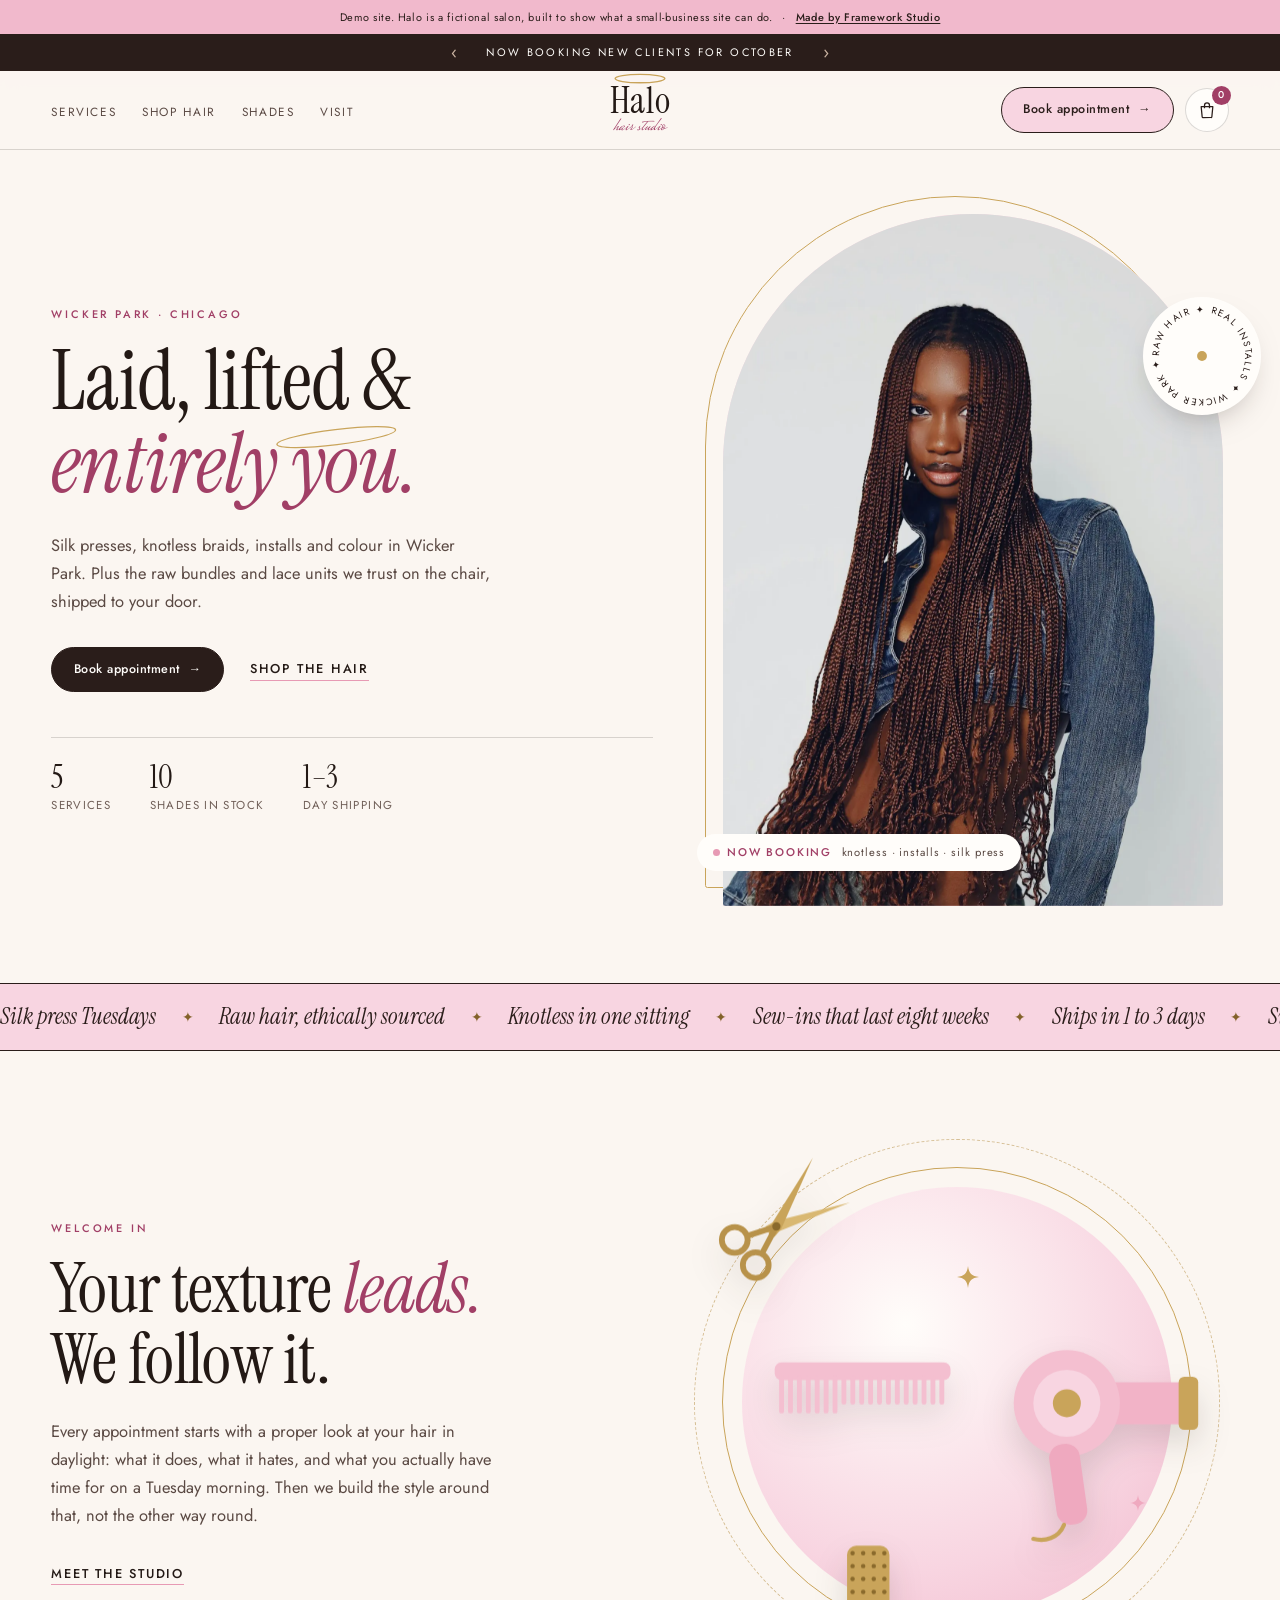
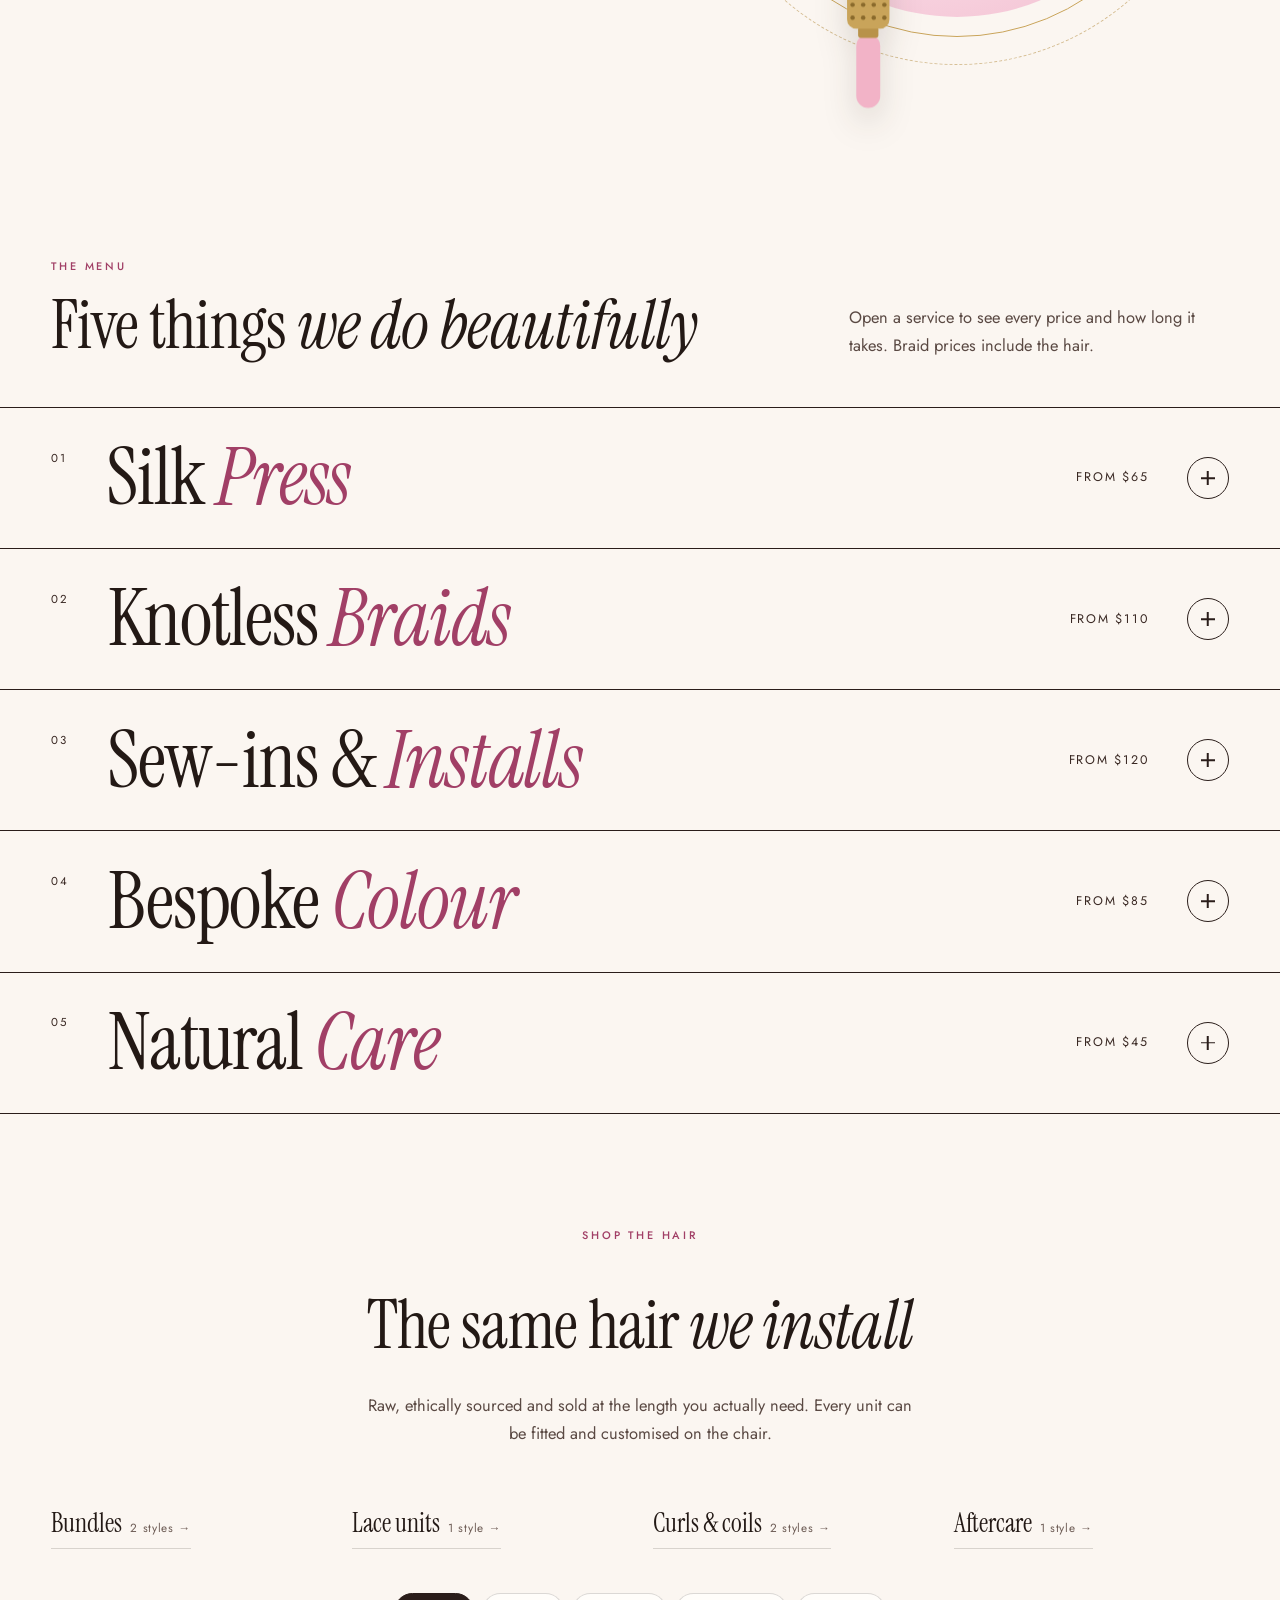
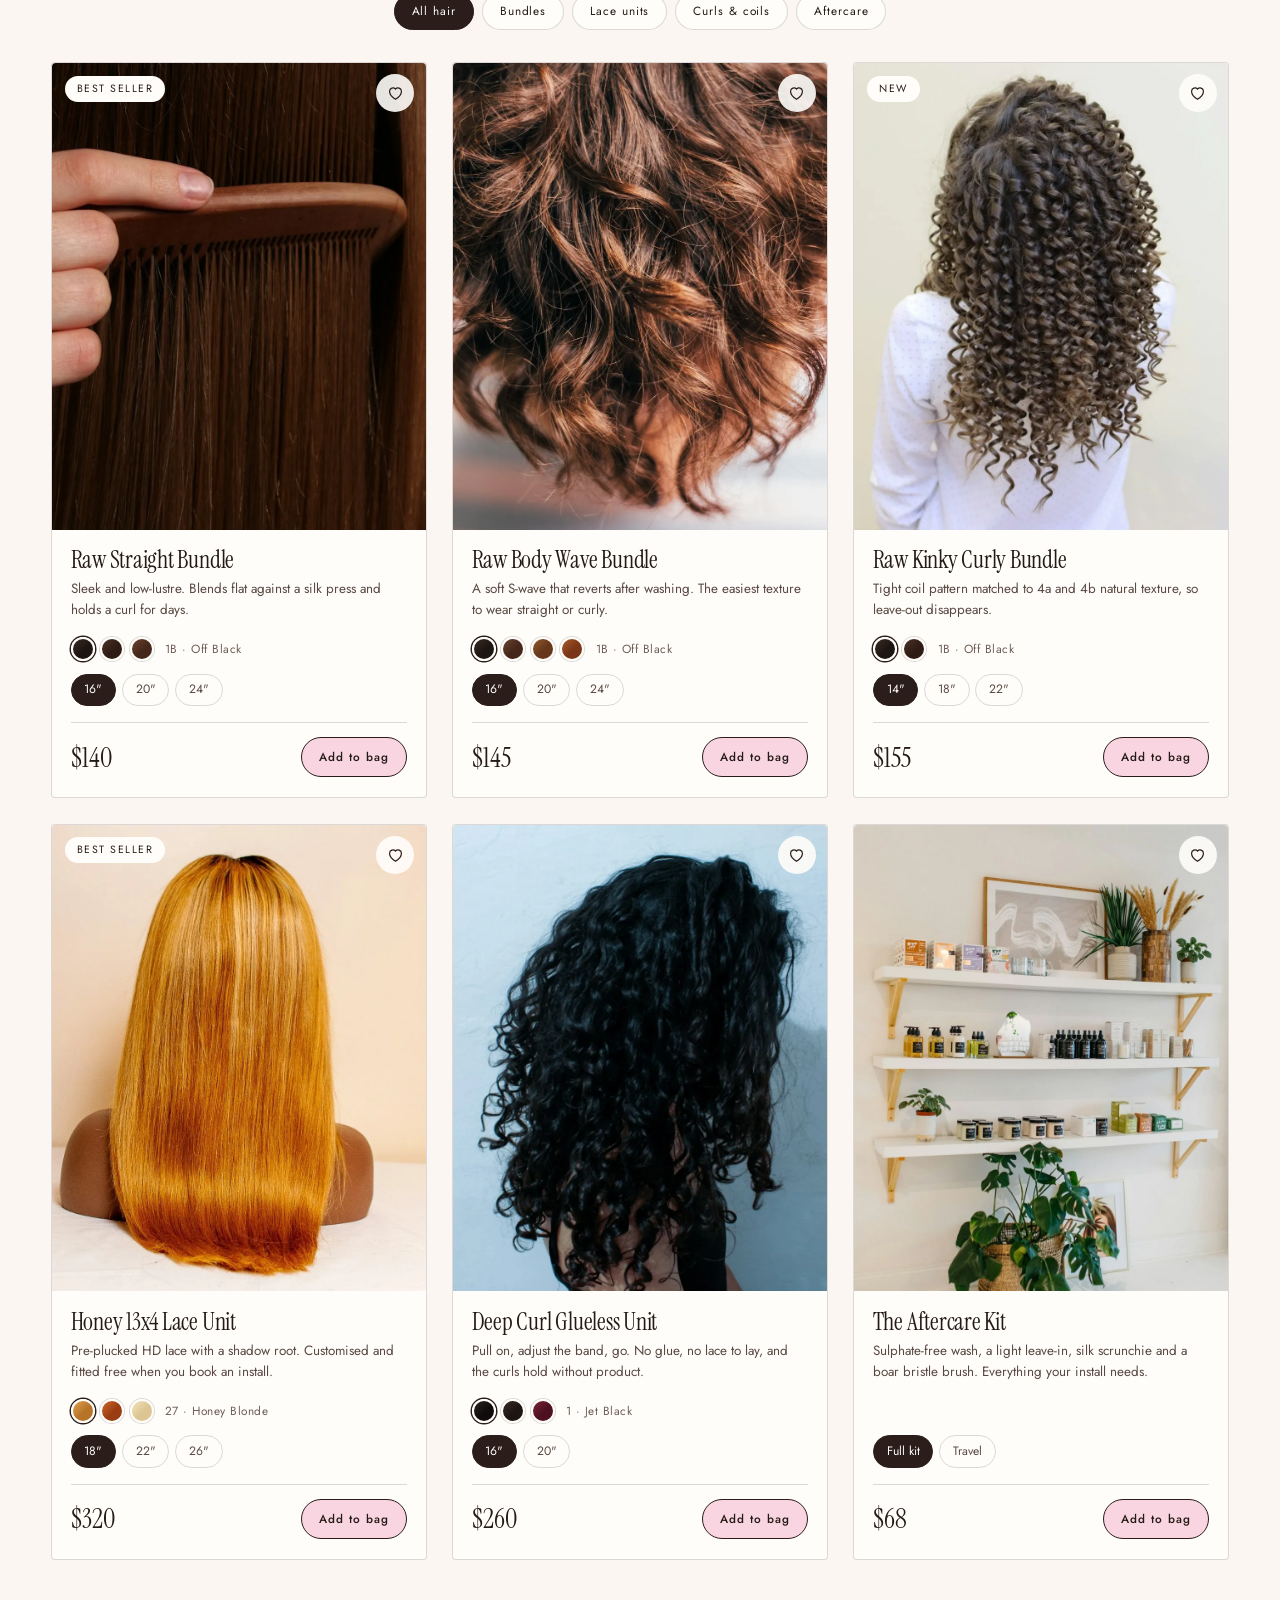
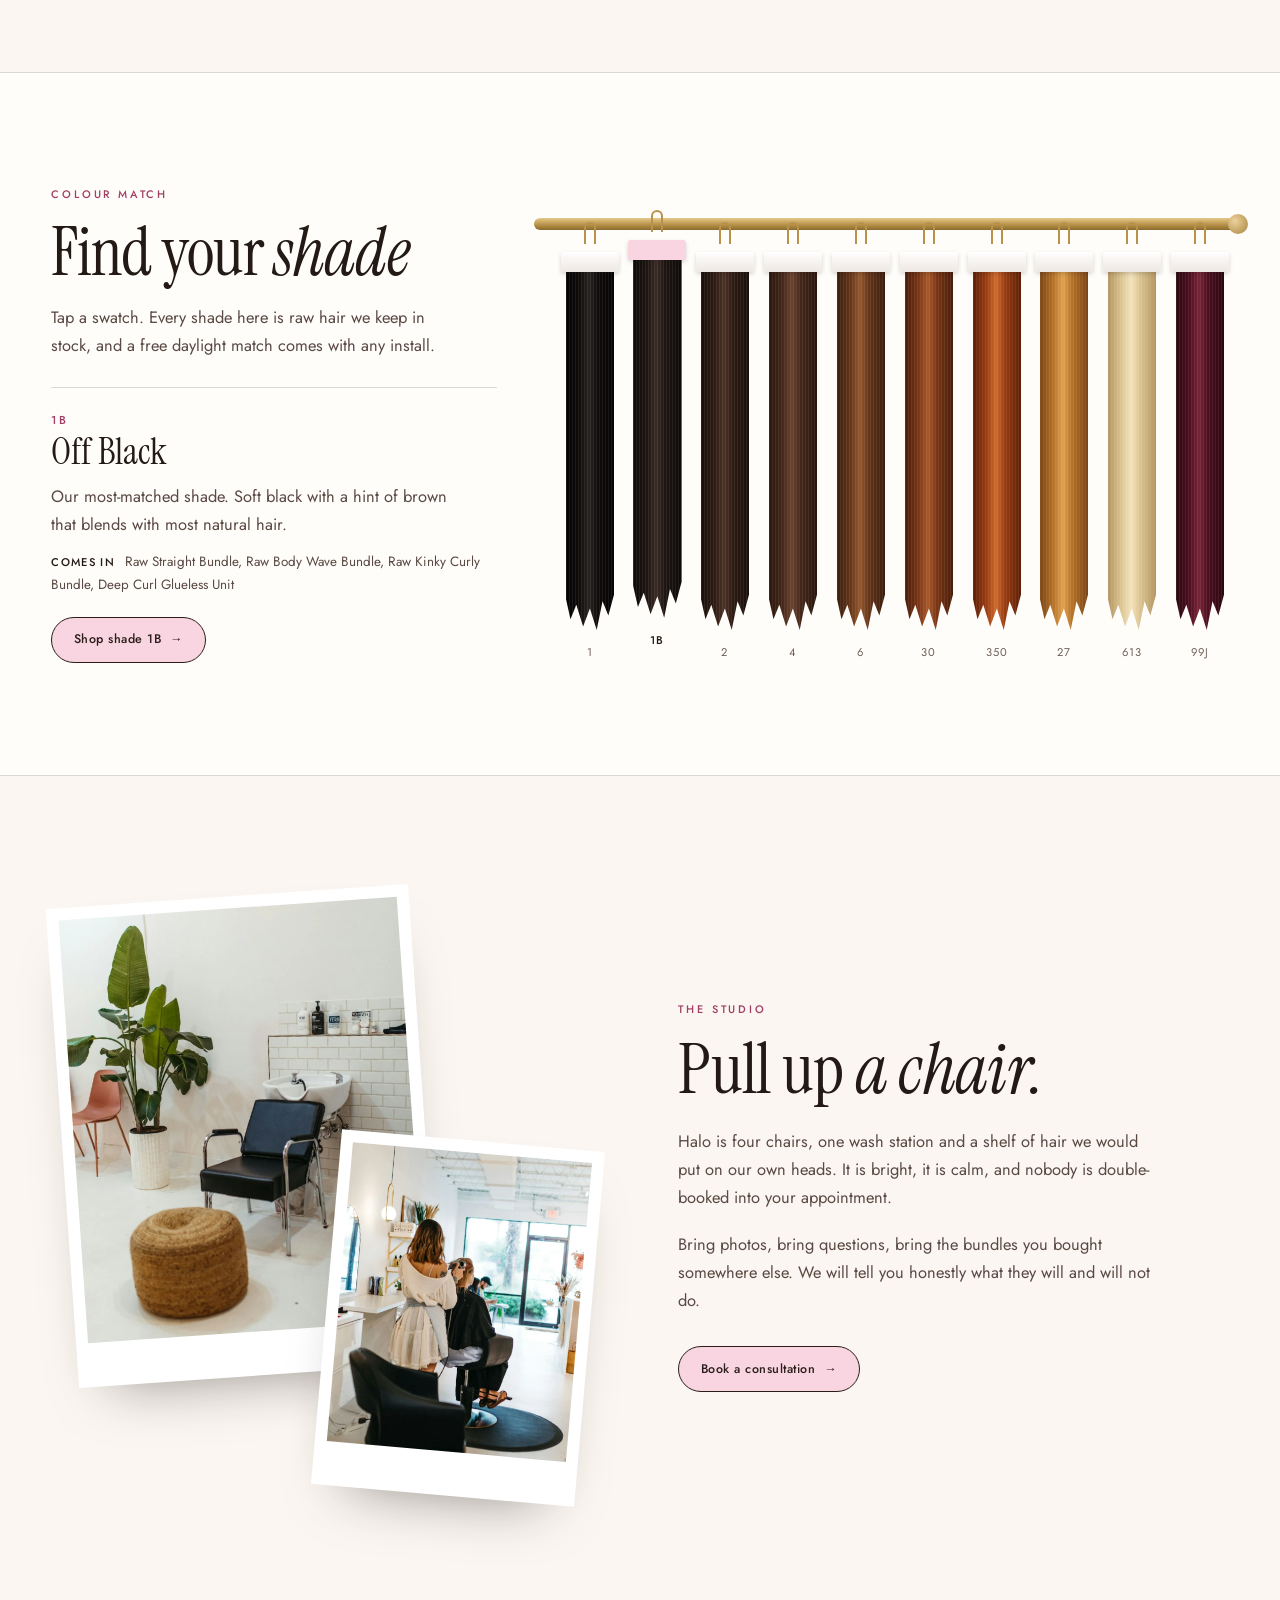
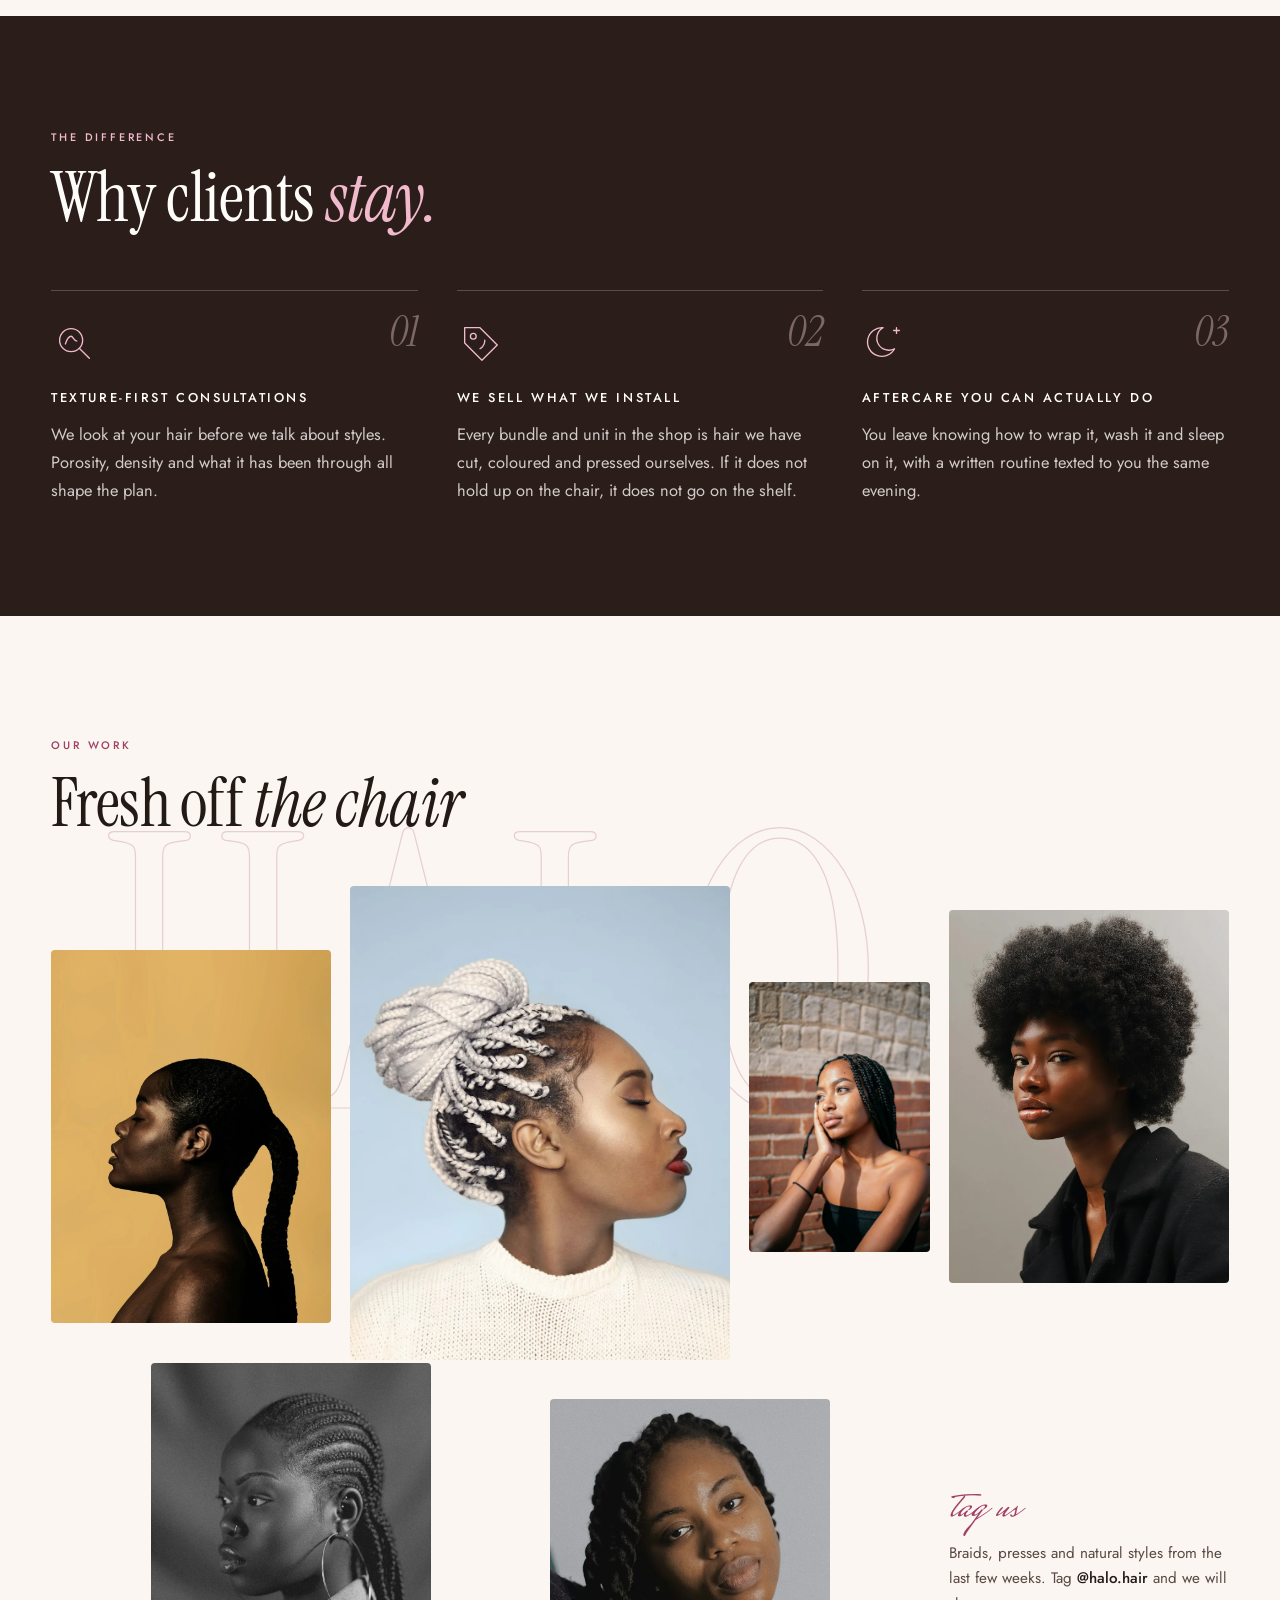
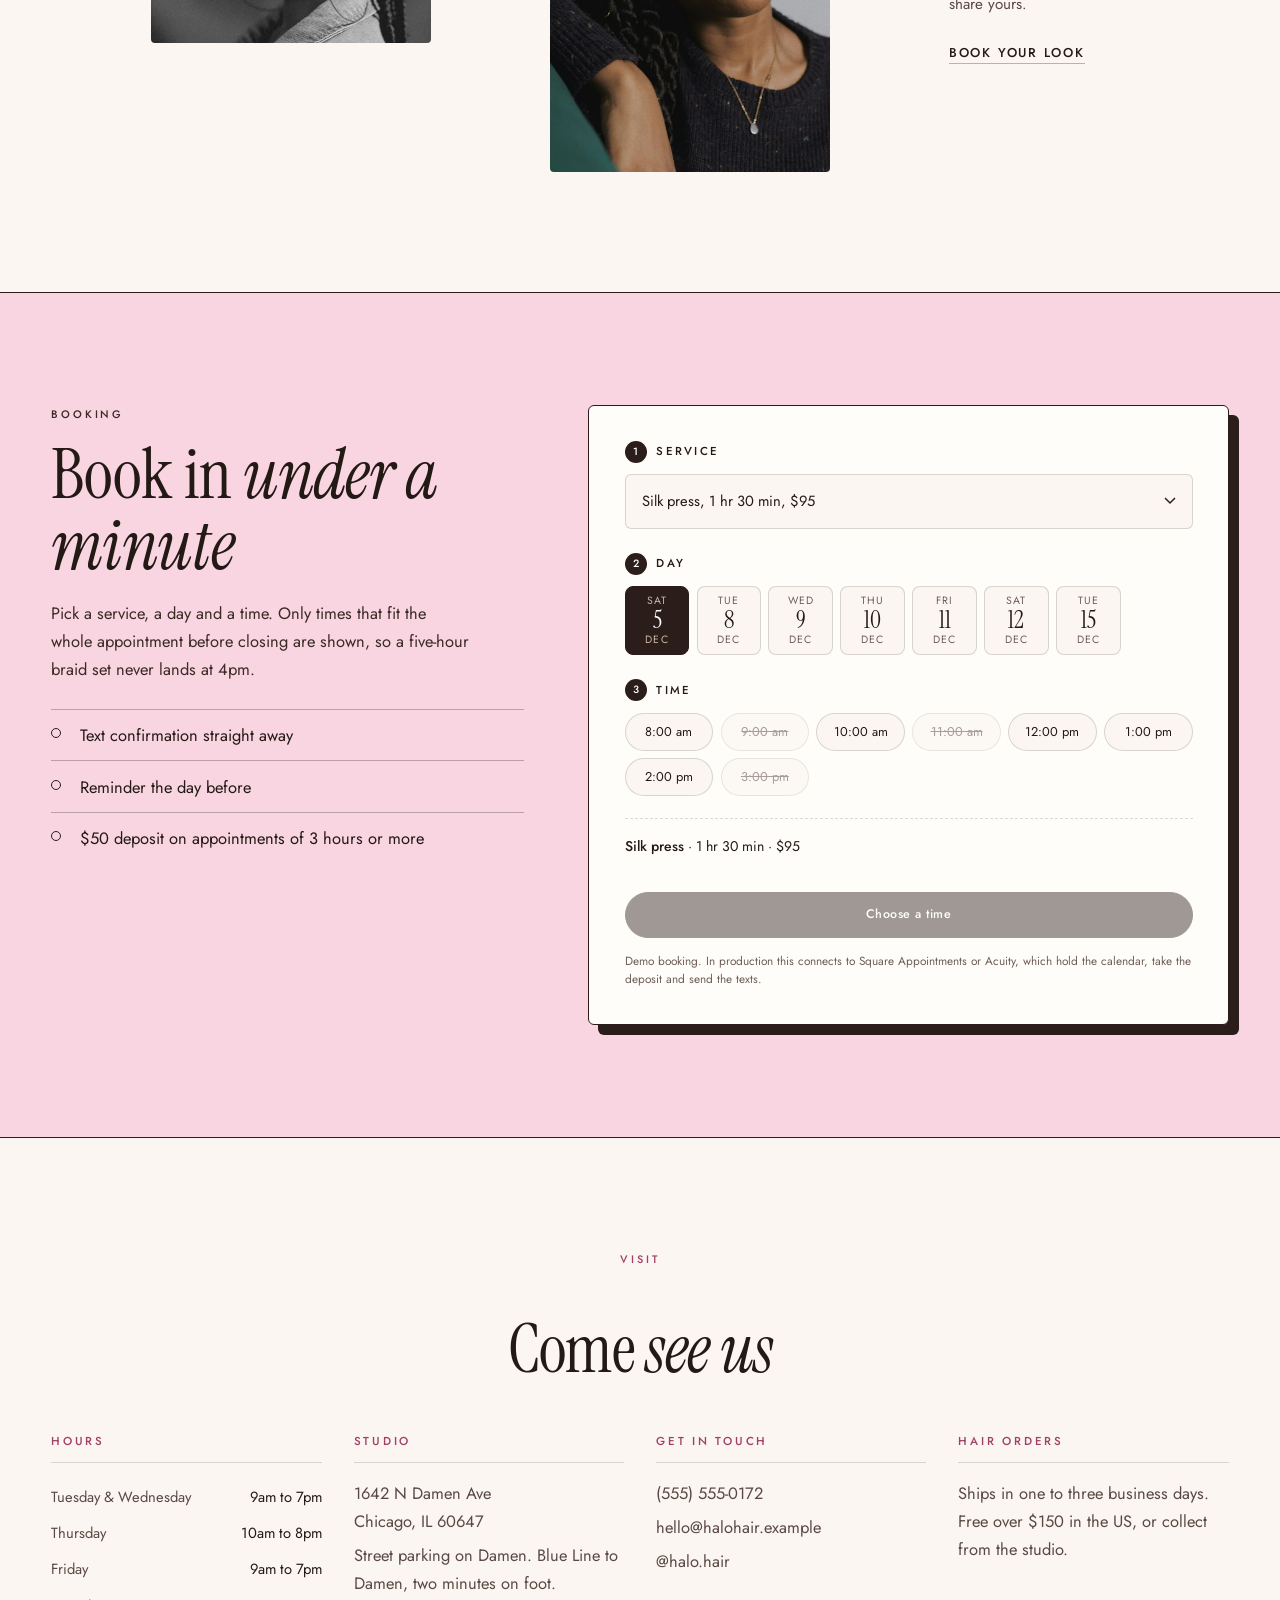
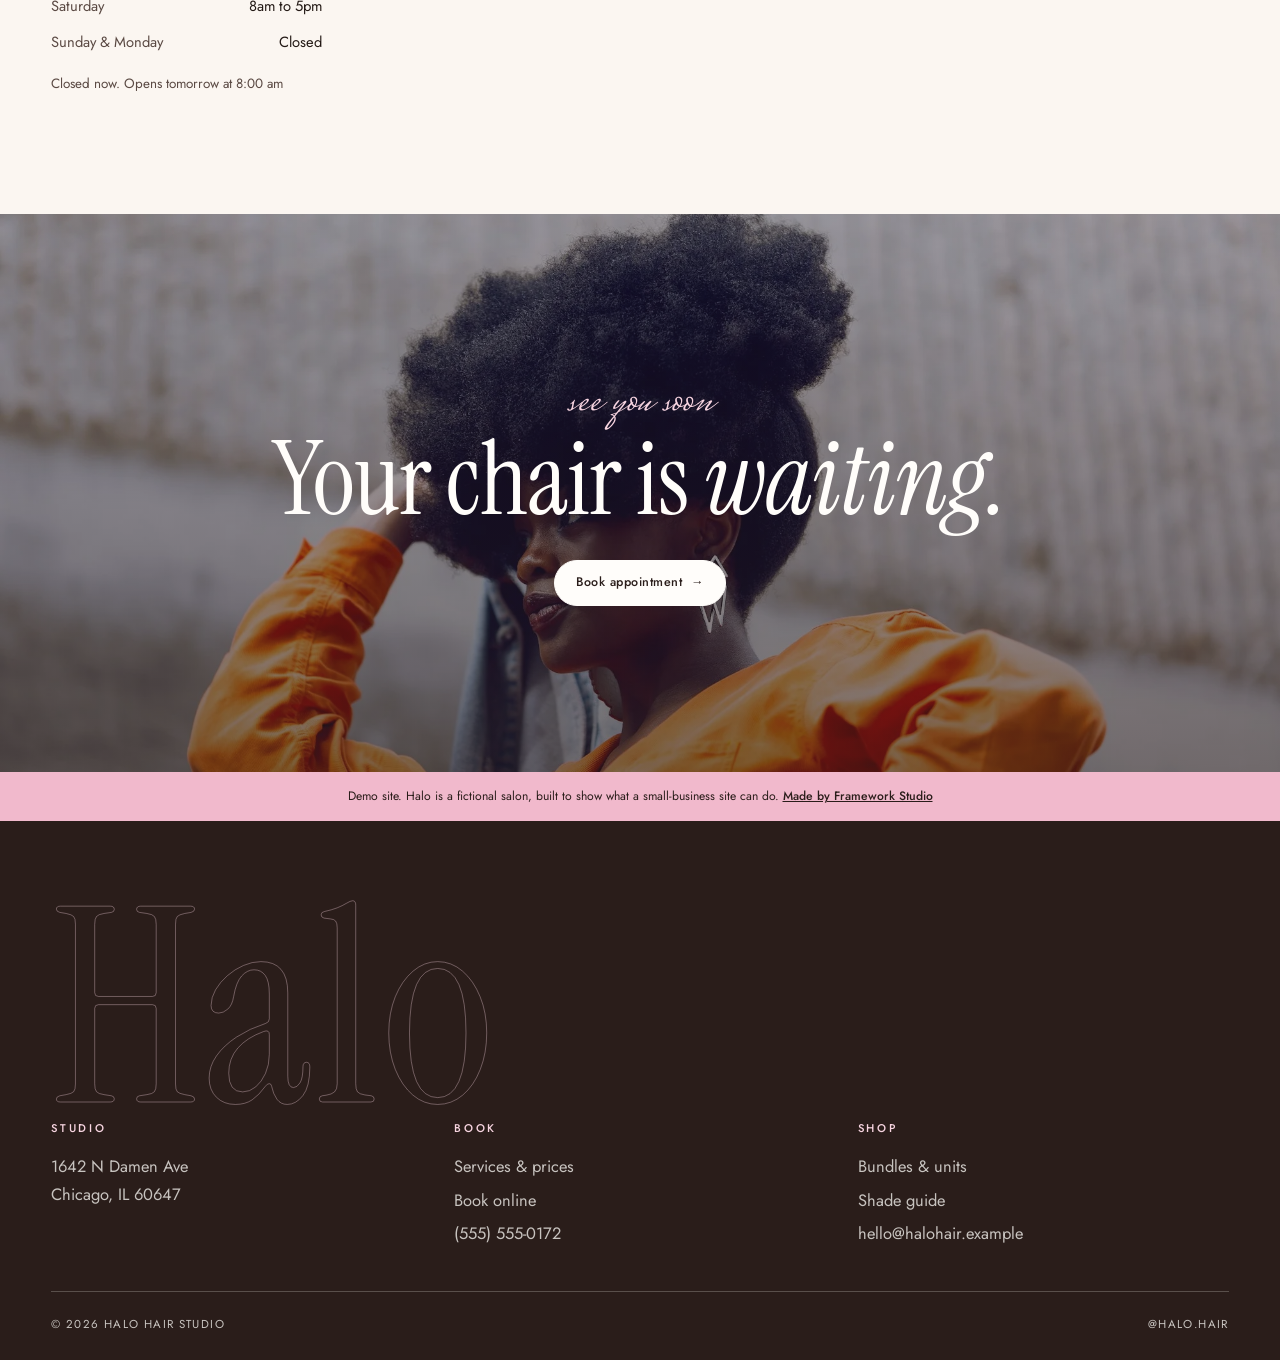
<file: index.html>
<!DOCTYPE html>
<html lang="en">
<head>
<meta charset="utf-8">
<meta name="viewport" content="width=device-width,initial-scale=1">
<title>Halo Hair Studio | Silk press, braids, installs &amp; raw hair in Chicago</title>
<meta name="description" content="Halo is a hair studio and extensions house in Wicker Park, Chicago. We press, braid, install and colour, and we sell the same raw bundles and lace units we use on the chair.">
<meta property="og:title" content="Halo Hair Studio">
<meta property="og:description" content="Halo is a hair studio and extensions house in Wicker Park, Chicago. We press, braid, install and colour, and we sell the same raw bundles and lace units we use on the chair.">
<meta property="og:image" content="assets/img/hero.webp">
<meta name="theme-color" content="#FBF6F1">
<link rel="icon" href="data:image/svg+xml,%3Csvg xmlns='http://www.w3.org/2000/svg' viewBox='0 0 64 64'%3E%3Ccircle cx='32' cy='32' r='30' fill='%23F8D5E1'/%3E%3Cellipse cx='32' cy='21' rx='15' ry='5' fill='none' stroke='%23B8924A' stroke-width='3'/%3E%3Ctext x='32' y='49' text-anchor='middle' font-family='Georgia,serif' font-size='26' fill='%232A1D1A'%3EH%3C/text%3E%3C/svg%3E">
<link rel="preconnect" href="https://fonts.googleapis.com">
<link rel="preconnect" href="https://fonts.gstatic.com" crossorigin>
<link href="https://fonts.googleapis.com/css2?family=Instrument+Serif:ital@0;1&family=Jost:wght@300;400;500&family=Mrs+Saint+Delafield&display=swap" rel="stylesheet">
<link rel="stylesheet" href="assets/css/styles.css">
<link rel="preload" as="image" href="assets/img/hero.webp">
<script type="application/ld+json">{"@context":"https://schema.org","@type":"HairSalon","name":"Halo Hair Studio","description":"Halo is a hair studio and extensions house in Wicker Park, Chicago. We press, braid, install and colour, and we sell the same raw bundles and lace units we use on the chair.","image":"assets/img/hero.webp","telephone":"(555) 555-0172","email":"hello@halohair.example","priceRange":"$$","address":{"@type":"PostalAddress","streetAddress":"1642 N Damen Ave","addressLocality":"Chicago","addressRegion":"IL","postalCode":"60647","addressCountry":"US"},"openingHoursSpecification":[{"@type":"OpeningHoursSpecification","dayOfWeek":"Tuesday","opens":"09:00","closes":"19:00"},{"@type":"OpeningHoursSpecification","dayOfWeek":"Wednesday","opens":"09:00","closes":"19:00"},{"@type":"OpeningHoursSpecification","dayOfWeek":"Thursday","opens":"10:00","closes":"20:00"},{"@type":"OpeningHoursSpecification","dayOfWeek":"Friday","opens":"09:00","closes":"19:00"},{"@type":"OpeningHoursSpecification","dayOfWeek":"Saturday","opens":"08:00","closes":"17:00"}]}</script>
</head>
<body>
<a class="skip" href="#main">Skip to content</a>
<div class="demo-bar" role="note"><p>Demo site. Halo is a fictional salon, built to show what a small-business site can do.</p><span class="sep">&middot;</span>
  <a href="https://tahvia127.github.io/framework-studio/" target="_blank" rel="noopener noreferrer">Made by Framework Studio</a></div>

<div class="announce" role="region" aria-label="Studio news">
  <button class="ann-btn" type="button" id="annPrev" aria-label="Previous message">&lsaquo;</button>
  <p id="annText" aria-live="polite">Now booking new clients for October</p>
  <button class="ann-btn" type="button" id="annNext" aria-label="Next message">&rsaquo;</button>
</div>

<header class="nav" id="nav">
  <div class="nav-in">
    <nav class="nav-l" aria-label="Primary"><ul>
      <li><a href="#services">Services</a></li>
      <li><a href="#shop">Shop hair</a></li>
      <li><a href="#shades">Shades</a></li>
      <li><a href="#visit">Visit</a></li>
    </ul></nav>
    <a class="logo" href="#top" aria-label="Halo Hair Studio, back to top">
      <span class="m">Halo<svg class="ring" viewBox="0 0 60 14" aria-hidden="true"><ellipse cx="30" cy="7" rx="27" ry="4.6"/></svg></span>
      <span class="s">hair studio</span>
    </a>
    <div class="nav-r">
      <a class="btn pill hide-sm" href="#book">Book appointment <span class="arr" aria-hidden="true">&rarr;</span></a>
      <button class="bag-btn" id="cartOpen" type="button" aria-haspopup="dialog" aria-label="Open bag, 0 items">
        <svg viewBox="0 0 24 24" aria-hidden="true"><path d="M5 8h14l-1.2 12.2a1 1 0 0 1-1 .8H7.2a1 1 0 0 1-1-.8L5 8Z"/><path d="M9 10V6.5a3 3 0 0 1 6 0V10"/></svg>
        <span class="cart-count" id="cartCount">0</span>
      </button>
    </div>
  </div>
</header>

<main id="main">

<!-- hero -->
<section class="hero" id="top">
  <div class="hero-copy">
    <p class="eyebrow ld" style="--d:0">Wicker Park &middot; Chicago</p>
    <h1 class="ld" style="--d:1">Laid, lifted &amp;<br><span class="mark"><svg class="halo-arc" viewBox="0 0 200 40" preserveAspectRatio="none" aria-hidden="true"><ellipse cx="100" cy="20" rx="96" ry="15"/></svg><em>entirely you.</em></span></h1>
    <p class="sub ld" style="--d:2">Silk presses, knotless braids, installs and colour in Wicker Park. Plus the raw bundles and lace units we trust on the chair, shipped to your door.</p>
    <div class="cta ld" style="--d:3">
      <a class="btn pill fill" href="#book">Book appointment <span class="arr" aria-hidden="true">&rarr;</span></a>
      <a class="tlink" href="#shop">Shop the hair</a>
    </div>
    <ul class="hero-facts ld" style="--d:4">
      <li><b>5</b> services</li>
      <li><b>10</b> shades in stock</li>
      <li><b>1&ndash;3</b> day shipping</li>
    </ul>
  </div>
  <figure class="hero-arch ld" style="--d:2">
    <div class="arch"><img src="assets/img/hero.webp" alt="A client with waist-length knotless braids in a denim jacket" width="1300" height="1950" fetchpriority="high"></div>
    <figcaption class="hero-tag"><span>Now booking</span> knotless &middot; installs &middot; silk press</figcaption>
    <svg class="spin" viewBox="0 0 120 120" aria-hidden="true"><defs><path id="circ" d="M60,60 m-44,0 a44,44 0 1,1 88,0 a44,44 0 1,1 -88,0"/></defs>
      <text><textPath href="#circ" textLength="272" lengthAdjust="spacing">raw hair &#10022; real installs &#10022; wicker park &#10022;</textPath></text><circle cx="60" cy="60" r="5"/></svg>
  </figure>
</section>

<div class="marq" aria-hidden="true"><div class="marq-track"><span>Silk press Tuesdays</span><i>&#10022;</i><span>Raw hair, ethically sourced</span><i>&#10022;</i><span>Knotless in one sitting</span><i>&#10022;</i><span>Sew-ins that last eight weeks</span><i>&#10022;</i><span>Ships in 1 to 3 days</span><i>&#10022;</i><span>Silk press Tuesdays</span><i>&#10022;</i><span>Raw hair, ethically sourced</span><i>&#10022;</i><span>Knotless in one sitting</span><i>&#10022;</i><span>Sew-ins that last eight weeks</span><i>&#10022;</i><span>Ships in 1 to 3 days</span><i>&#10022;</i><span>Silk press Tuesdays</span><i>&#10022;</i><span>Raw hair, ethically sourced</span><i>&#10022;</i><span>Knotless in one sitting</span><i>&#10022;</i><span>Sew-ins that last eight weeks</span><i>&#10022;</i><span>Ships in 1 to 3 days</span><i>&#10022;</i><span>Silk press Tuesdays</span><i>&#10022;</i><span>Raw hair, ethically sourced</span><i>&#10022;</i><span>Knotless in one sitting</span><i>&#10022;</i><span>Sew-ins that last eight weeks</span><i>&#10022;</i><span>Ships in 1 to 3 days</span><i>&#10022;</i></div></div>

<!-- welcome -->
<section class="welcome" id="welcome">
  <div class="shell w-grid">
    <div class="w-copy rv">
      <p class="eyebrow">Welcome in</p>
      <h2>Your texture <em>leads.</em><br>We follow it.</h2>
      <p>Every appointment starts with a proper look at your hair in daylight: what it does, what it hates, and what you actually have time for on a Tuesday morning. Then we build the style around that, not the other way round.</p>
      <a class="tlink" href="#studio">Meet the studio</a>
    </div>
    <div class="disc rv" aria-hidden="true">
      <span class="orbit"></span><span class="orbit o2"></span>
      
  <svg class="tool t-scissors" data-speed="-0.18" viewBox="0 0 120 120" aria-hidden="true">
    <polygon points="61.3,66.0 117.1,43.5 58.7,58.0 51.6,62.1 53.2,66.9" fill="#D9B872"/>
    <polygon points="63.7,64.0 88.2,9.0 56.3,60.0 54.0,67.9 58.5,70.2" fill="#C9A45A"/>
    <g fill="none" stroke="#B8924A" stroke-width="4.5" stroke-linecap="round">
      <path d="M60 62 L49.7 81.4"/><path d="M60 62 L39.1 68.8"/>
      <circle cx="44" cy="92" r="10"/><circle cx="27.7" cy="72.5" r="10"/></g>
    <circle cx="60" cy="62" r="3.2" fill="#8A6A2C"/>
  </svg>
  <svg class="tool t-dryer" data-speed="0.14" viewBox="0 0 160 150" aria-hidden="true">
    <rect x="78" y="34" width="70" height="30" rx="7" fill="#F2B3C7"/>
    <rect x="140" y="30" width="14" height="38" rx="4" fill="#C9A45A"/>
    <circle cx="60" cy="49" r="38" fill="#F4BFD0"/><circle cx="60" cy="49" r="24" fill="#F8D5E1"/>
    <circle cx="60" cy="49" r="10" fill="#C9A45A"/>
    <rect x="50" y="78" width="22" height="58" rx="10" fill="#EFA9BF" transform="rotate(-8 61 107)"/>
    <path d="M58 136 C 54 146, 44 148, 36 146" fill="none" stroke="#C9A45A" stroke-width="3" stroke-linecap="round"/>
  </svg>
  <svg class="tool t-brush" data-speed="0.22" viewBox="0 0 70 190" aria-hidden="true">
    <rect x="22" y="104" width="26" height="80" rx="13" fill="#F2B3C7"/>
    <rect x="24" y="96" width="22" height="12" rx="3" fill="#B8924A"/>
    <rect x="12" y="8" width="46" height="90" rx="10" fill="#C9A45A"/>
    <g fill="#8A6A2C"><circle cx="18" cy="16" r="2.4"/><circle cx="29.5" cy="16" r="2.4"/><circle cx="41" cy="16" r="2.4"/><circle cx="52.5" cy="16" r="2.4"/><circle cx="18" cy="30" r="2.4"/><circle cx="29.5" cy="30" r="2.4"/><circle cx="41" cy="30" r="2.4"/><circle cx="52.5" cy="30" r="2.4"/><circle cx="18" cy="44" r="2.4"/><circle cx="29.5" cy="44" r="2.4"/><circle cx="41" cy="44" r="2.4"/><circle cx="52.5" cy="44" r="2.4"/><circle cx="18" cy="58" r="2.4"/><circle cx="29.5" cy="58" r="2.4"/><circle cx="41" cy="58" r="2.4"/><circle cx="52.5" cy="58" r="2.4"/><circle cx="18" cy="72" r="2.4"/><circle cx="29.5" cy="72" r="2.4"/><circle cx="41" cy="72" r="2.4"/><circle cx="52.5" cy="72" r="2.4"/><circle cx="18" cy="86" r="2.4"/><circle cx="29.5" cy="86" r="2.4"/><circle cx="41" cy="86" r="2.4"/><circle cx="52.5" cy="86" r="2.4"/></g>
  </svg>
  <svg class="tool t-comb" data-speed="-0.12" viewBox="0 0 170 60" aria-hidden="true">
    <rect x="6" y="6" width="158" height="16" rx="6" fill="#F4BFD0"/>
    <g fill="#F4BFD0"><rect x="10" y="18" width="4.4" height="34" rx="2"/><rect x="18" y="18" width="4.4" height="34" rx="2"/><rect x="26" y="18" width="4.4" height="34" rx="2"/><rect x="34" y="18" width="4.4" height="34" rx="2"/><rect x="42" y="18" width="4.4" height="34" rx="2"/><rect x="50" y="18" width="4.4" height="34" rx="2"/><rect x="58" y="18" width="4.4" height="34" rx="2"/><rect x="66" y="18" width="4.4" height="26" rx="2"/><rect x="74" y="18" width="4.4" height="26" rx="2"/><rect x="82" y="18" width="4.4" height="26" rx="2"/><rect x="90" y="18" width="4.4" height="26" rx="2"/><rect x="98" y="18" width="4.4" height="26" rx="2"/><rect x="106" y="18" width="4.4" height="26" rx="2"/><rect x="114" y="18" width="4.4" height="26" rx="2"/><rect x="122" y="18" width="4.4" height="26" rx="2"/><rect x="130" y="18" width="4.4" height="26" rx="2"/><rect x="138" y="18" width="4.4" height="26" rx="2"/><rect x="146" y="18" width="4.4" height="26" rx="2"/><rect x="154" y="18" width="4.4" height="26" rx="2"/></g>
  </svg>
  <svg class="tool t-spark s1" data-speed="0.3" viewBox="0 0 24 24" aria-hidden="true"><path d="M12 0 C13 8 16 11 24 12 C16 13 13 16 12 24 C11 16 8 13 0 12 C8 11 11 8 12 0Z" fill="#C9A45A"/></svg>
  <svg class="tool t-spark s2" data-speed="-0.25" viewBox="0 0 24 24" aria-hidden="true"><path d="M12 0 C13 8 16 11 24 12 C16 13 13 16 12 24 C11 16 8 13 0 12 C8 11 11 8 12 0Z" fill="#EFA9BF"/></svg>
    </div>
  </div>
</section>

<!-- services -->
<section class="services" id="services">
  <div class="shell sec-head rv">
    <div><p class="eyebrow">The menu</p><h2>Five things <em>we do beautifully</em></h2></div>
    <p>Open a service to see every price and how long it takes. Braid prices include the hair.</p>
  </div>
  <ul class="rows">
    <li class="row" data-img="assets/img/svc-press.webp">
      <h3><button class="row-h" type="button" aria-expanded="false" aria-controls="svc-press">
        <span class="num">01</span>
        <span class="ttl">Silk <em>Press</em></span>
        <span class="from">from $65</span>
        <span class="plus" aria-hidden="true"></span>
      </button></h3>
      <div class="row-b" id="svc-press" role="region" aria-label="Silk Press prices"><div class="row-clip"><div class="row-in shell">
        <img src="assets/img/svc-press.webp" alt="Silk Press at Halo" loading="lazy" width="880" height="1100">
        <div>
          <p class="bl">Heat done gently: a deep cleanse, a proper blowout and a press that moves, with heat protection at every pass.</p>
          <ul class="menu">
            <li><span class="nm">Silk press</span><span class="du">1 hr 30 min</span><span class="pr">$95</span>
              <button class="mini" type="button" data-book="press:0" aria-label="Book Silk press">Book</button></li>
            <li><span class="nm">Silk press &amp; trim</span><span class="du">2 hrs</span><span class="pr">$120</span>
              <button class="mini" type="button" data-book="press:1" aria-label="Book Silk press &amp; trim">Book</button></li>
            <li><span class="nm">Press refresh (within 2 weeks)</span><span class="du">1 hr</span><span class="pr">$65</span>
              <button class="mini" type="button" data-book="press:2" aria-label="Book Press refresh (within 2 weeks)">Book</button></li>
          </ul>
        </div>
      </div></div></div>
    </li>
    <li class="row" data-img="assets/img/svc-braids.webp">
      <h3><button class="row-h" type="button" aria-expanded="false" aria-controls="svc-braids">
        <span class="num">02</span>
        <span class="ttl">Knotless <em>Braids</em></span>
        <span class="from">from $110</span>
        <span class="plus" aria-hidden="true"></span>
      </button></h3>
      <div class="row-b" id="svc-braids" role="region" aria-label="Knotless Braids prices"><div class="row-clip"><div class="row-in shell">
        <img src="assets/img/svc-braids.webp" alt="Knotless Braids at Halo" loading="lazy" width="880" height="1100">
        <div>
          <p class="bl">Light at the root, no tension bumps, finished in one sitting. Hair is included in every braid price.</p>
          <ul class="menu">
            <li><span class="nm">Knotless, shoulder length</span><span class="du">4 hrs</span><span class="pr">$220</span>
              <button class="mini" type="button" data-book="braids:0" aria-label="Book Knotless, shoulder length">Book</button></li>
            <li><span class="nm">Knotless, mid-back</span><span class="du">5 hrs</span><span class="pr">$260</span>
              <button class="mini" type="button" data-book="braids:1" aria-label="Book Knotless, mid-back">Book</button></li>
            <li><span class="nm">Boho knotless, mid-back</span><span class="du">5 hrs 30 min</span><span class="pr">$300</span>
              <button class="mini" type="button" data-book="braids:2" aria-label="Book Boho knotless, mid-back">Book</button></li>
            <li><span class="nm">Feed-in cornrows</span><span class="du">2 hrs</span><span class="pr">$110</span>
              <button class="mini" type="button" data-book="braids:3" aria-label="Book Feed-in cornrows">Book</button></li>
          </ul>
        </div>
      </div></div></div>
    </li>
    <li class="row" data-img="assets/img/svc-install.webp">
      <h3><button class="row-h" type="button" aria-expanded="false" aria-controls="svc-installs">
        <span class="num">03</span>
        <span class="ttl">Sew-ins &amp; <em>Installs</em></span>
        <span class="from">from $120</span>
        <span class="plus" aria-hidden="true"></span>
      </button></h3>
      <div class="row-b" id="svc-installs" role="region" aria-label="Sew-ins &amp; Installs prices"><div class="row-clip"><div class="row-in shell">
        <img src="assets/img/svc-install.webp" alt="Sew-ins &amp; Installs at Halo" loading="lazy" width="880" height="1100">
        <div>
          <p class="bl">Sew-ins, closures and lace units, fitted and blended on the chair. Bring your own hair or use ours.</p>
          <ul class="menu">
            <li><span class="nm">Traditional sew-in</span><span class="du">3 hrs</span><span class="pr">$180</span>
              <button class="mini" type="button" data-book="installs:0" aria-label="Book Traditional sew-in">Book</button></li>
            <li><span class="nm">Closure sew-in &amp; style</span><span class="du">3 hrs 30 min</span><span class="pr">$240</span>
              <button class="mini" type="button" data-book="installs:1" aria-label="Book Closure sew-in &amp; style">Book</button></li>
            <li><span class="nm">Frontal install &amp; customise</span><span class="du">4 hrs</span><span class="pr">$300</span>
              <button class="mini" type="button" data-book="installs:2" aria-label="Book Frontal install &amp; customise">Book</button></li>
            <li><span class="nm">Glueless unit fit</span><span class="du">1 hr 30 min</span><span class="pr">$120</span>
              <button class="mini" type="button" data-book="installs:3" aria-label="Book Glueless unit fit">Book</button></li>
          </ul>
        </div>
      </div></div></div>
    </li>
    <li class="row" data-img="assets/img/svc-colour.webp">
      <h3><button class="row-h" type="button" aria-expanded="false" aria-controls="svc-colour">
        <span class="num">04</span>
        <span class="ttl">Bespoke <em>Colour</em></span>
        <span class="from">from $85</span>
        <span class="plus" aria-hidden="true"></span>
      </button></h3>
      <div class="row-b" id="svc-colour" role="region" aria-label="Bespoke Colour prices"><div class="row-clip"><div class="row-in shell">
        <img src="assets/img/svc-colour.webp" alt="Bespoke Colour at Halo" loading="lazy" width="880" height="1100">
        <div>
          <p class="bl">Honey, copper, jet or burgundy, always with a strand test first and a bond builder in the bowl.</p>
          <ul class="menu">
            <li><span class="nm">Gloss &amp; tone</span><span class="du">1 hr</span><span class="pr">$85</span>
              <button class="mini" type="button" data-book="colour:0" aria-label="Book Gloss &amp; tone">Book</button></li>
            <li><span class="nm">All-over colour</span><span class="du">2 hrs</span><span class="pr">$150</span>
              <button class="mini" type="button" data-book="colour:1" aria-label="Book All-over colour">Book</button></li>
            <li><span class="nm">Highlights &amp; balayage</span><span class="du">3 hrs</span><span class="pr">$240</span>
              <button class="mini" type="button" data-book="colour:2" aria-label="Book Highlights &amp; balayage">Book</button></li>
            <li><span class="nm">Unit or bundle colour</span><span class="du">2 hrs</span><span class="pr">$130</span>
              <button class="mini" type="button" data-book="colour:3" aria-label="Book Unit or bundle colour">Book</button></li>
          </ul>
        </div>
      </div></div></div>
    </li>
    <li class="row" data-img="assets/img/svc-natural.webp">
      <h3><button class="row-h" type="button" aria-expanded="false" aria-controls="svc-natural">
        <span class="num">05</span>
        <span class="ttl">Natural <em>Care</em></span>
        <span class="from">from $45</span>
        <span class="plus" aria-hidden="true"></span>
      </button></h3>
      <div class="row-b" id="svc-natural" role="region" aria-label="Natural Care prices"><div class="row-clip"><div class="row-in shell">
        <img src="assets/img/svc-natural.webp" alt="Natural Care at Halo" loading="lazy" width="880" height="1100">
        <div>
          <p class="bl">Wash-and-gos, twist-outs and trims for natural hair, plus the treatments that keep it growing.</p>
          <ul class="menu">
            <li><span class="nm">Wash &amp; go</span><span class="du">1 hr 15 min</span><span class="pr">$80</span>
              <button class="mini" type="button" data-book="natural:0" aria-label="Book Wash &amp; go">Book</button></li>
            <li><span class="nm">Two-strand twists</span><span class="du">2 hrs 30 min</span><span class="pr">$140</span>
              <button class="mini" type="button" data-book="natural:1" aria-label="Book Two-strand twists">Book</button></li>
            <li><span class="nm">Deep treatment &amp; steam</span><span class="du">45 min</span><span class="pr">$45</span>
              <button class="mini" type="button" data-book="natural:2" aria-label="Book Deep treatment &amp; steam">Book</button></li>
            <li><span class="nm">Curly cut &amp; shape</span><span class="du">1 hr 15 min</span><span class="pr">$90</span>
              <button class="mini" type="button" data-book="natural:3" aria-label="Book Curly cut &amp; shape">Book</button></li>
          </ul>
        </div>
      </div></div></div>
    </li></ul>
  <img class="peek" id="peek" src="[data-uri]" alt="" aria-hidden="true">
</section>

<!-- shop -->
<section class="shop" id="shop">
  <div class="shell">
    <div class="sec-head center rv">
      <p class="eyebrow">Shop the hair</p>
      <h2>The same hair <em>we install</em></h2>
      <p>Raw, ethically sourced and sold at the length you actually need. Every unit can be fitted and customised on the chair.</p>
    </div>
    <div class="cols">
      <button class="col rv" style="--i:0" type="button" data-cat="bundles">
        <span class="col-im"><img src="assets/img/col-bundles.webp" alt="" loading="lazy" width="900" height="1350" style="object-position:50% 20%"></span>
        <span class="lbl"><b>Bundles</b><small>2 styles <span aria-hidden="true">&rarr;</span></small></span>
      </button>
      <button class="col rv" style="--i:1" type="button" data-cat="units">
        <span class="col-im"><img src="assets/img/col-units.webp" alt="" loading="lazy" width="900" height="1350" style="object-position:50% 40%"></span>
        <span class="lbl"><b>Lace units</b><small>1 style <span aria-hidden="true">&rarr;</span></small></span>
      </button>
      <button class="col rv" style="--i:2" type="button" data-cat="curls">
        <span class="col-im"><img src="assets/img/col-curls.webp" alt="" loading="lazy" width="900" height="1350" style="object-position:50% 25%"></span>
        <span class="lbl"><b>Curls &amp; coils</b><small>2 styles <span aria-hidden="true">&rarr;</span></small></span>
      </button>
      <button class="col rv" style="--i:3" type="button" data-cat="care">
        <span class="col-im"><img src="assets/img/col-care.webp" alt="" loading="lazy" width="900" height="1350" style="object-position:50% 50%"></span>
        <span class="lbl"><b>Aftercare</b><small>1 style <span aria-hidden="true">&rarr;</span></small></span>
      </button></div>
    <div class="filters" role="group" aria-label="Filter products">
      <button class="chip" type="button" data-cat="all" aria-pressed="true">All hair</button><button class="chip" type="button" data-cat="bundles" aria-pressed="false">Bundles</button><button class="chip" type="button" data-cat="units" aria-pressed="false">Lace units</button><button class="chip" type="button" data-cat="curls" aria-pressed="false">Curls &amp; coils</button><button class="chip" type="button" data-cat="care" aria-pressed="false">Aftercare</button>
      <span class="shade-filter" id="shadeFilter" hidden>Shade <b id="shadeFilterCode"></b> <button type="button" id="shadeClear" aria-label="Clear shade filter">&times;</button></span>
    </div>
    <div class="pgrid" id="pgrid">
      <article class="prod rv" style="--i:0" data-id="raw-straight" data-name="Raw Straight Bundle" data-cat="bundles" data-shades="1B,2,4">
        <div class="im">
          <img src="assets/img/prod-straight.webp" alt="Raw Straight Bundle" loading="lazy" width="880" height="1100">
          <span class="tag">Best seller</span>
          <button class="fav" type="button" aria-pressed="false" aria-label="Save Raw Straight Bundle"><svg viewBox="0 0 24 24" aria-hidden="true"><path d="M12 20.5s-7.5-4.6-7.5-10.2A4.3 4.3 0 0 1 12 7.6a4.3 4.3 0 0 1 7.5 2.7c0 5.6-7.5 10.2-7.5 10.2Z"/></svg></button>
        </div>
        <div class="bd">
          <h3>Raw Straight Bundle</h3>
          <p class="bl">Sleek and low-lustre. Blends flat against a silk press and holds a curl for days.</p>
          <div class="shd"><div class="dots" role="group" aria-label="Shade"><button class="dot" type="button" data-shade="1B" aria-pressed="true" aria-label="Shade 1B, Off Black" title="1B Off Black" style="--b:#1d1512;--l:#3b2b25"></button><button class="dot" type="button" data-shade="2" aria-pressed="false" aria-label="Shade 2, Darkest Brown" title="2 Darkest Brown" style="--b:#2e1c14;--l:#4d3226"></button><button class="dot" type="button" data-shade="4" aria-pressed="false" aria-label="Shade 4, Chocolate" title="4 Chocolate" style="--b:#45271a;--l:#6b4330"></button></div><span class="shd-nm">1B &middot; Off Black</span></div>
          <div class="lens" role="group" aria-label="Length"><button class="len" type="button" data-price="140" aria-pressed="true">16&quot;</button><button class="len" type="button" data-price="180" aria-pressed="false">20&quot;</button><button class="len" type="button" data-price="225" aria-pressed="false">24&quot;</button></div>
          <div class="buy"><p class="price">$140</p><button class="add" type="button">Add to bag</button></div>
        </div>
      </article>
      <article class="prod rv" style="--i:1" data-id="raw-body" data-name="Raw Body Wave Bundle" data-cat="bundles" data-shades="1B,4,6,30">
        <div class="im">
          <img src="assets/img/prod-body.webp" alt="Raw Body Wave Bundle" loading="lazy" width="880" height="1100">
          
          <button class="fav" type="button" aria-pressed="false" aria-label="Save Raw Body Wave Bundle"><svg viewBox="0 0 24 24" aria-hidden="true"><path d="M12 20.5s-7.5-4.6-7.5-10.2A4.3 4.3 0 0 1 12 7.6a4.3 4.3 0 0 1 7.5 2.7c0 5.6-7.5 10.2-7.5 10.2Z"/></svg></button>
        </div>
        <div class="bd">
          <h3>Raw Body Wave Bundle</h3>
          <p class="bl">A soft S-wave that reverts after washing. The easiest texture to wear straight or curly.</p>
          <div class="shd"><div class="dots" role="group" aria-label="Shade"><button class="dot" type="button" data-shade="1B" aria-pressed="true" aria-label="Shade 1B, Off Black" title="1B Off Black" style="--b:#1d1512;--l:#3b2b25"></button><button class="dot" type="button" data-shade="4" aria-pressed="false" aria-label="Shade 4, Chocolate" title="4 Chocolate" style="--b:#45271a;--l:#6b4330"></button><button class="dot" type="button" data-shade="6" aria-pressed="false" aria-label="Shade 6, Chestnut" title="6 Chestnut" style="--b:#653619;--l:#94592f"></button><button class="dot" type="button" data-shade="30" aria-pressed="false" aria-label="Shade 30, Auburn" title="30 Auburn" style="--b:#7a3616;--l:#aa5a2b"></button></div><span class="shd-nm">1B &middot; Off Black</span></div>
          <div class="lens" role="group" aria-label="Length"><button class="len" type="button" data-price="145" aria-pressed="true">16&quot;</button><button class="len" type="button" data-price="185" aria-pressed="false">20&quot;</button><button class="len" type="button" data-price="235" aria-pressed="false">24&quot;</button></div>
          <div class="buy"><p class="price">$145</p><button class="add" type="button">Add to bag</button></div>
        </div>
      </article>
      <article class="prod rv" style="--i:2" data-id="raw-curly" data-name="Raw Kinky Curly Bundle" data-cat="curls" data-shades="1B,2">
        <div class="im">
          <img src="assets/img/prod-curly.webp" alt="Raw Kinky Curly Bundle" loading="lazy" width="880" height="1100">
          <span class="tag">New</span>
          <button class="fav" type="button" aria-pressed="false" aria-label="Save Raw Kinky Curly Bundle"><svg viewBox="0 0 24 24" aria-hidden="true"><path d="M12 20.5s-7.5-4.6-7.5-10.2A4.3 4.3 0 0 1 12 7.6a4.3 4.3 0 0 1 7.5 2.7c0 5.6-7.5 10.2-7.5 10.2Z"/></svg></button>
        </div>
        <div class="bd">
          <h3>Raw Kinky Curly Bundle</h3>
          <p class="bl">Tight coil pattern matched to 4a and 4b natural texture, so leave-out disappears.</p>
          <div class="shd"><div class="dots" role="group" aria-label="Shade"><button class="dot" type="button" data-shade="1B" aria-pressed="true" aria-label="Shade 1B, Off Black" title="1B Off Black" style="--b:#1d1512;--l:#3b2b25"></button><button class="dot" type="button" data-shade="2" aria-pressed="false" aria-label="Shade 2, Darkest Brown" title="2 Darkest Brown" style="--b:#2e1c14;--l:#4d3226"></button></div><span class="shd-nm">1B &middot; Off Black</span></div>
          <div class="lens" role="group" aria-label="Length"><button class="len" type="button" data-price="155" aria-pressed="true">14&quot;</button><button class="len" type="button" data-price="195" aria-pressed="false">18&quot;</button><button class="len" type="button" data-price="245" aria-pressed="false">22&quot;</button></div>
          <div class="buy"><p class="price">$155</p><button class="add" type="button">Add to bag</button></div>
        </div>
      </article>
      <article class="prod rv" style="--i:3" data-id="honey-unit" data-name="Honey 13x4 Lace Unit" data-cat="units" data-shades="27,350,613">
        <div class="im">
          <img src="assets/img/prod-honey.webp" alt="Honey 13x4 Lace Unit" loading="lazy" width="880" height="1100">
          <span class="tag">Best seller</span>
          <button class="fav" type="button" aria-pressed="false" aria-label="Save Honey 13x4 Lace Unit"><svg viewBox="0 0 24 24" aria-hidden="true"><path d="M12 20.5s-7.5-4.6-7.5-10.2A4.3 4.3 0 0 1 12 7.6a4.3 4.3 0 0 1 7.5 2.7c0 5.6-7.5 10.2-7.5 10.2Z"/></svg></button>
        </div>
        <div class="bd">
          <h3>Honey 13x4 Lace Unit</h3>
          <p class="bl">Pre-plucked HD lace with a shadow root. Customised and fitted free when you book an install.</p>
          <div class="shd"><div class="dots" role="group" aria-label="Shade"><button class="dot" type="button" data-shade="27" aria-pressed="true" aria-label="Shade 27, Honey Blonde" title="27 Honey Blonde" style="--b:#b77428;--l:#e0a24f"></button><button class="dot" type="button" data-shade="350" aria-pressed="false" aria-label="Shade 350, Copper" title="350 Copper" style="--b:#9a3d12;--l:#cf6a2d"></button><button class="dot" type="button" data-shade="613" aria-pressed="false" aria-label="Shade 613, Platinum" title="613 Platinum" style="--b:#dcc592;--l:#f3e4bd"></button></div><span class="shd-nm">27 &middot; Honey Blonde</span></div>
          <div class="lens" role="group" aria-label="Length"><button class="len" type="button" data-price="320" aria-pressed="true">18&quot;</button><button class="len" type="button" data-price="380" aria-pressed="false">22&quot;</button><button class="len" type="button" data-price="440" aria-pressed="false">26&quot;</button></div>
          <div class="buy"><p class="price">$320</p><button class="add" type="button">Add to bag</button></div>
        </div>
      </article>
      <article class="prod rv" style="--i:4" data-id="curly-unit" data-name="Deep Curl Glueless Unit" data-cat="curls" data-shades="1,1B,99J">
        <div class="im">
          <img src="assets/img/prod-curlyunit.webp" alt="Deep Curl Glueless Unit" loading="lazy" width="880" height="1100">
          
          <button class="fav" type="button" aria-pressed="false" aria-label="Save Deep Curl Glueless Unit"><svg viewBox="0 0 24 24" aria-hidden="true"><path d="M12 20.5s-7.5-4.6-7.5-10.2A4.3 4.3 0 0 1 12 7.6a4.3 4.3 0 0 1 7.5 2.7c0 5.6-7.5 10.2-7.5 10.2Z"/></svg></button>
        </div>
        <div class="bd">
          <h3>Deep Curl Glueless Unit</h3>
          <p class="bl">Pull on, adjust the band, go. No glue, no lace to lay, and the curls hold without product.</p>
          <div class="shd"><div class="dots" role="group" aria-label="Shade"><button class="dot" type="button" data-shade="1" aria-pressed="true" aria-label="Shade 1, Jet Black" title="1 Jet Black" style="--b:#0f0c0b;--l:#2a2522"></button><button class="dot" type="button" data-shade="1B" aria-pressed="false" aria-label="Shade 1B, Off Black" title="1B Off Black" style="--b:#1d1512;--l:#3b2b25"></button><button class="dot" type="button" data-shade="99J" aria-pressed="false" aria-label="Shade 99J, Burgundy" title="99J Burgundy" style="--b:#4d1020;--l:#7a2638"></button></div><span class="shd-nm">1 &middot; Jet Black</span></div>
          <div class="lens" role="group" aria-label="Length"><button class="len" type="button" data-price="260" aria-pressed="true">16&quot;</button><button class="len" type="button" data-price="300" aria-pressed="false">20&quot;</button></div>
          <div class="buy"><p class="price">$260</p><button class="add" type="button">Add to bag</button></div>
        </div>
      </article>
      <article class="prod rv" style="--i:5" data-id="care-kit" data-name="The Aftercare Kit" data-cat="care" data-shades="">
        <div class="im">
          <img src="assets/img/prod-care.webp" alt="The Aftercare Kit" loading="lazy" width="880" height="1100">
          
          <button class="fav" type="button" aria-pressed="false" aria-label="Save The Aftercare Kit"><svg viewBox="0 0 24 24" aria-hidden="true"><path d="M12 20.5s-7.5-4.6-7.5-10.2A4.3 4.3 0 0 1 12 7.6a4.3 4.3 0 0 1 7.5 2.7c0 5.6-7.5 10.2-7.5 10.2Z"/></svg></button>
        </div>
        <div class="bd">
          <h3>The Aftercare Kit</h3>
          <p class="bl">Sulphate-free wash, a light leave-in, silk scrunchie and a boar bristle brush. Everything your install needs.</p>
          
          <div class="lens" role="group" aria-label="Size"><button class="len" type="button" data-price="68" aria-pressed="true">Full kit</button><button class="len" type="button" data-price="38" aria-pressed="false">Travel</button></div>
          <div class="buy"><p class="price">$68</p><button class="add" type="button">Add to bag</button></div>
        </div>
      </article></div>
    <p class="none" id="noneMsg" hidden>Nothing in that combination yet. <button type="button" class="tlink" id="resetFilters">Show all hair</button></p>
  </div>
</section>

<!-- shades -->
<section class="shades" id="shades">
  <div class="shell sh-grid">
    <div class="sh-copy rv">
      <p class="eyebrow">Colour match</p>
      <h2>Find your <em>shade</em></h2>
      <p class="lead">Tap a swatch. Every shade here is raw hair we keep in stock, and a free daylight match comes with any install.</p>
      <div class="sh-panel" id="shPanel" aria-live="polite"><p class="code">1B</p><h3>Off Black</h3><p class="note">Our most-matched shade. Soft black with a hint of brown that blends with most natural hair.</p>
        <p class="avail"><b>Comes in</b> Raw Straight Bundle, Raw Body Wave Bundle, Raw Kinky Curly Bundle, Deep Curl Glueless Unit</p>
        <button class="btn pill" type="button" id="shopShade" data-shade="1B">Shop shade 1B <span class="arr" aria-hidden="true">&rarr;</span></button></div>
    </div>
    <div class="rack rv" role="group" aria-label="Hair shades">
      <div class="rail" aria-hidden="true"></div>
      <div class="strands">
        <button class="strand" type="button" style="--i:0;--d:#050404;--b:#0f0c0b;--l:#2a2522" data-shade="1" aria-pressed="false" aria-label="1 Jet Black">
          <span class="clip" aria-hidden="true"></span><span class="hair" aria-hidden="true"></span><span class="lbl">1</span>
        </button>
        <button class="strand" type="button" style="--i:1;--d:#0d0908;--b:#1d1512;--l:#3b2b25" data-shade="1B" aria-pressed="true" aria-label="1B Off Black">
          <span class="clip" aria-hidden="true"></span><span class="hair" aria-hidden="true"></span><span class="lbl">1B</span>
        </button>
        <button class="strand" type="button" style="--i:2;--d:#1a0f0b;--b:#2e1c14;--l:#4d3226" data-shade="2" aria-pressed="false" aria-label="2 Darkest Brown">
          <span class="clip" aria-hidden="true"></span><span class="hair" aria-hidden="true"></span><span class="lbl">2</span>
        </button>
        <button class="strand" type="button" style="--i:3;--d:#2a160d;--b:#45271a;--l:#6b4330" data-shade="4" aria-pressed="false" aria-label="4 Chocolate">
          <span class="clip" aria-hidden="true"></span><span class="hair" aria-hidden="true"></span><span class="lbl">4</span>
        </button>
        <button class="strand" type="button" style="--i:4;--d:#3b1d0f;--b:#653619;--l:#94592f" data-shade="6" aria-pressed="false" aria-label="6 Chestnut">
          <span class="clip" aria-hidden="true"></span><span class="hair" aria-hidden="true"></span><span class="lbl">6</span>
        </button>
        <button class="strand" type="button" style="--i:5;--d:#4a1d0b;--b:#7a3616;--l:#aa5a2b" data-shade="30" aria-pressed="false" aria-label="30 Auburn">
          <span class="clip" aria-hidden="true"></span><span class="hair" aria-hidden="true"></span><span class="lbl">30</span>
        </button>
        <button class="strand" type="button" style="--i:6;--d:#5c1f07;--b:#9a3d12;--l:#cf6a2d" data-shade="350" aria-pressed="false" aria-label="350 Copper">
          <span class="clip" aria-hidden="true"></span><span class="hair" aria-hidden="true"></span><span class="lbl">350</span>
        </button>
        <button class="strand" type="button" style="--i:7;--d:#7a4415;--b:#b77428;--l:#e0a24f" data-shade="27" aria-pressed="false" aria-label="27 Honey Blonde">
          <span class="clip" aria-hidden="true"></span><span class="hair" aria-hidden="true"></span><span class="lbl">27</span>
        </button>
        <button class="strand" type="button" style="--i:8;--d:#b39561;--b:#dcc592;--l:#f3e4bd" data-shade="613" aria-pressed="false" aria-label="613 Platinum">
          <span class="clip" aria-hidden="true"></span><span class="hair" aria-hidden="true"></span><span class="lbl">613</span>
        </button>
        <button class="strand" type="button" style="--i:9;--d:#2a0710;--b:#4d1020;--l:#7a2638" data-shade="99J" aria-pressed="false" aria-label="99J Burgundy">
          <span class="clip" aria-hidden="true"></span><span class="hair" aria-hidden="true"></span><span class="lbl">99J</span>
        </button></div>
    </div>
  </div>
</section>

<!-- studio -->
<section class="studio" id="studio">
  <div class="shell st-grid">
    <div class="polas rv">
      <figure class="pola p1"><img src="assets/img/about.webp" alt="The wash station at Halo, with a palm and a woven pouf" loading="lazy" width="1000" height="1500"></figure>
      <figure class="pola p2"><img src="assets/img/about-2.webp" alt="A stylist working at a styling chair by the front window" loading="lazy" width="800" height="1200"></figure>
    </div>
    <div class="st-copy rv">
      <p class="eyebrow">The studio</p>
      <h2>Pull up <em>a chair.</em></h2>
      <p>Halo is four chairs, one wash station and a shelf of hair we would put on our own heads. It is bright, it is calm, and nobody is double-booked into your appointment.</p>
      <p>Bring photos, bring questions, bring the bundles you bought somewhere else. We will tell you honestly what they will and will not do.</p>
      <a class="btn pill" href="#book">Book a consultation <span class="arr" aria-hidden="true">&rarr;</span></a>
    </div>
  </div>
</section>

<!-- why -->
<section class="why" aria-labelledby="whyH">
  <div class="shell">
    <div class="why-head rv"><p class="eyebrow">The difference</p><h2 id="whyH">Why clients <em>stay.</em></h2></div>
    <ol class="why-list">
      <li class="rv" style="--i:0"><svg class="ic" viewBox="0 0 48 48" aria-hidden="true"><circle cx="21" cy="21" r="12"/><path d="M30 30l10 10"/><path d="M15 25c2-6 4-8 6-8s3 5 6 5"/></svg><span class="n">01</span><h3>Texture-first consultations</h3><p>We look at your hair before we talk about styles. Porosity, density and what it has been through all shape the plan.</p></li>
      <li class="rv" style="--i:1"><svg class="ic" viewBox="0 0 48 48" aria-hidden="true"><path d="M8 8h16l18 18-16 16L8 24Z"/><circle cx="17" cy="17" r="3"/><path d="M24 30c3-2 5-5 5-9"/></svg><span class="n">02</span><h3>We sell what we install</h3><p>Every bundle and unit in the shop is hair we have cut, coloured and pressed ourselves. If it does not hold up on the chair, it does not go on the shelf.</p></li>
      <li class="rv" style="--i:2"><svg class="ic" viewBox="0 0 48 48" aria-hidden="true"><path d="M34 30A15 15 0 1 1 22 8a12 12 0 0 0 12 22Z"/><path d="M36 8v6M33 11h6"/></svg><span class="n">03</span><h3>Aftercare you can actually do</h3><p>You leave knowing how to wrap it, wash it and sleep on it, with a written routine texted to you the same evening.</p></li></ol>
  </div>
</section>

<!-- work -->
<section class="work">
  <p class="wm" aria-hidden="true">Halo</p>
  <div class="shell">
    <div class="sec-head rv">
      <div><p class="eyebrow">Our work</p><h2>Fresh off <em>the chair</em></h2></div>
    </div>
    <div class="collage">
      <figure class="w w1 rv" style="--i:0"><img src="assets/img/work-1.webp" alt="Sleek braided pony" loading="lazy" width="900" height="1300"><figcaption>Sleek braided pony</figcaption></figure>
      <figure class="w w2 rv" style="--i:1"><img src="assets/img/work-2.webp" alt="Silver braid updo" loading="lazy" width="900" height="1300"><figcaption>Silver braid updo</figcaption></figure>
      <figure class="w w3 rv" style="--i:2"><img src="assets/img/work-3.webp" alt="Mid-back box braids" loading="lazy" width="900" height="1300"><figcaption>Mid-back box braids</figcaption></figure>
      <figure class="w w4 rv" style="--i:3"><img src="assets/img/work-4.webp" alt="Natural shape &amp; trim" loading="lazy" width="900" height="1300"><figcaption>Natural shape &amp; trim</figcaption></figure>
      <figure class="w w5 rv" style="--i:4"><img src="assets/img/work-5.webp" alt="Feed-in cornrows" loading="lazy" width="900" height="1300"><figcaption>Feed-in cornrows</figcaption></figure>
      <figure class="w w6 rv" style="--i:5"><img src="assets/img/work-6.webp" alt="Chunky twists" loading="lazy" width="900" height="1300"><figcaption>Chunky twists</figcaption></figure>
      <div class="w-note rv" style="--i:6"><p class="script">tag us</p><p>Braids, presses and natural styles from the last few weeks. Tag <b>@halo.hair</b> and we will share yours.</p><a class="tlink" href="#book">Book your look</a></div>
    </div>
  </div>
</section>

<!-- booking -->
<section class="book" id="book">
  <div class="shell bk-grid">
    <div class="bk-copy rv">
      <p class="eyebrow">Booking</p>
      <h2>Book in <em>under a minute</em></h2>
      <p>Pick a service, a day and a time. Only times that fit the whole appointment before closing are shown, so a five-hour braid set never lands at 4pm.</p>
      <ul class="bk-notes">
        <li>Text confirmation straight away</li>
        <li>Reminder the day before</li>
        <li>$50 deposit on appointments of 3 hours or more</li>
      </ul>
    </div>
    <form class="bk-card rv" id="bkForm" novalidate>
      <label class="bk-lbl" for="bkSvc"><span>1</span> Service</label>
      <select id="bkSvc" name="service">
        <optgroup label="Silk Press"><option value="press:0">Silk press, 1 hr 30 min, $95</option><option value="press:1">Silk press &amp; trim, 2 hrs, $120</option><option value="press:2">Press refresh (within 2 weeks), 1 hr, $65</option></optgroup>
        <optgroup label="Knotless Braids"><option value="braids:0">Knotless, shoulder length, 4 hrs, $220</option><option value="braids:1">Knotless, mid-back, 5 hrs, $260</option><option value="braids:2">Boho knotless, mid-back, 5 hrs 30 min, $300</option><option value="braids:3">Feed-in cornrows, 2 hrs, $110</option></optgroup>
        <optgroup label="Sew-ins &amp; Installs"><option value="installs:0">Traditional sew-in, 3 hrs, $180</option><option value="installs:1">Closure sew-in &amp; style, 3 hrs 30 min, $240</option><option value="installs:2">Frontal install &amp; customise, 4 hrs, $300</option><option value="installs:3">Glueless unit fit, 1 hr 30 min, $120</option></optgroup>
        <optgroup label="Bespoke Colour"><option value="colour:0">Gloss &amp; tone, 1 hr, $85</option><option value="colour:1">All-over colour, 2 hrs, $150</option><option value="colour:2">Highlights &amp; balayage, 3 hrs, $240</option><option value="colour:3">Unit or bundle colour, 2 hrs, $130</option></optgroup>
        <optgroup label="Natural Care"><option value="natural:0">Wash &amp; go, 1 hr 15 min, $80</option><option value="natural:1">Two-strand twists, 2 hrs 30 min, $140</option><option value="natural:2">Deep treatment &amp; steam, 45 min, $45</option><option value="natural:3">Curly cut &amp; shape, 1 hr 15 min, $90</option></optgroup></select>
      <p class="bk-lbl" id="bkDayL"><span>2</span> Day</p>
      <div class="days" id="bkDays" role="radiogroup" aria-labelledby="bkDayL"></div>
      <p class="bk-lbl" id="bkTimeL"><span>3</span> Time</p>
      <div class="times" id="bkTimes" role="radiogroup" aria-labelledby="bkTimeL"></div>
      <div class="bk-sum" id="bkSum" aria-live="polite"></div>
      <button class="btn pill fill wide" type="submit" id="bkGo" disabled>Choose a time</button>
      <p class="fine">Demo booking. In production this connects to Square Appointments or Acuity, which hold the calendar, take the deposit and send the texts.</p>
    </form>
  </div>
</section>

<!-- visit -->
<section class="visit" id="visit">
  <div class="shell">
    <div class="sec-head center rv"><p class="eyebrow">Visit</p><h2>Come <em>see us</em></h2></div>
    <div class="info">
      <div class="rv"><h3>Hours</h3><ul class="hrs"><li><span>Tuesday &amp; Wednesday</span><span>9am to 7pm</span></li><li><span>Thursday</span><span>10am to 8pm</span></li><li><span>Friday</span><span>9am to 7pm</span></li><li><span>Saturday</span><span>8am to 5pm</span></li><li><span>Sunday &amp; Monday</span><span>Closed</span></li></ul><p class="open-now" id="openNow"></p></div>
      <div class="rv"><h3>Studio</h3><p>1642 N Damen Ave<br>Chicago, IL 60647</p><p class="mut">Street parking on Damen. Blue Line to Damen, two minutes on foot.</p></div>
      <div class="rv"><h3>Get in touch</h3>
        <p><a href="tel:5555550172">(555) 555-0172</a></p>
        <p><a href="mailto:hello@halohair.example">hello@halohair.example</a></p>
        <p>@halo.hair</p></div>
      <div class="rv"><h3>Hair orders</h3><p>Ships in one to three business days. Free over $150 in the US, or collect from the studio.</p></div>
    </div>
  </div>
</section>

<section class="cta-band">
  <img src="assets/img/cta.webp" alt="" loading="lazy" width="2000" height="1333">
  <div class="cta-in rv">
    <p class="script">see you soon</p>
    <h2>Your chair is <em>waiting.</em></h2>
    <a class="btn pill light" href="#book">Book appointment <span class="arr" aria-hidden="true">&rarr;</span></a>
  </div>
</section>

</main>

<div class="scrim" id="scrim"></div>
<aside class="cart" id="cart" role="dialog" aria-modal="true" aria-labelledby="cartH" aria-hidden="true">
  <header><h2 id="cartH">Your <em>bag</em></h2><button class="close" id="cartClose" type="button" aria-label="Close bag">&times;</button></header>
  <ul class="items" id="cartItems"><li class="empty">Your bag is empty.</li></ul>
  <footer>
    <div class="ship" id="shipBar"><p id="shipTxt"></p><span><i id="shipFill"></i></span></div>
    <div class="sum"><span>Subtotal</span><b id="cartTotal">$0</b></div>
    <button class="btn pill fill wide" type="button" id="checkout">Checkout</button>
    <p class="fine">Demo bag. In production this hands off to Shopify or Stripe Checkout for payment and shipping.</p>
  </footer>
</aside>

<div class="demo-foot">Demo site. Halo is a fictional salon, built to show what a small-business site can do.
  <a href="https://tahvia127.github.io/framework-studio/" target="_blank" rel="noopener noreferrer">Made by Framework Studio</a></div>
<footer class="foot">
  <div class="shell">
    <p class="foot-mark" aria-hidden="true">Halo</p>
    <div class="foot-cols">
      <div><h3>Studio</h3><p>1642 N Damen Ave<br>Chicago, IL 60647</p></div>
      <div><h3>Book</h3><ul><li><a href="#services">Services &amp; prices</a></li><li><a href="#book">Book online</a></li><li><a href="tel:5555550172">(555) 555-0172</a></li></ul></div>
      <div><h3>Shop</h3><ul><li><a href="#shop">Bundles &amp; units</a></li><li><a href="#shades">Shade guide</a></li><li><a href="mailto:hello@halohair.example">hello@halohair.example</a></li></ul></div>
    </div>
    <p class="foot-base"><span>&copy; <span id="yr">2026</span> Halo Hair Studio</span><span>@halo.hair</span></p>
  </div>
</footer>
<script>var HALO={"announce":["Now booking new clients for October","Free shipping on hair orders over $150","Free texture consultation with any install"],"schedule":{"days":{"0":null,"1":null,"2":["09:00","19:00"],"3":["09:00","19:00"],"4":["10:00","20:00"],"5":["09:00","19:00"],"6":["08:00","17:00"]},"every":60,"tz":"America/Chicago"},"depositOver":180,"deposit":50,"freeShip":150,"services":{"press":[{"n":"Silk press","m":90,"p":95},{"n":"Silk press & trim","m":120,"p":120},{"n":"Press refresh (within 2 weeks)","m":60,"p":65}],"braids":[{"n":"Knotless, shoulder length","m":240,"p":220},{"n":"Knotless, mid-back","m":300,"p":260},{"n":"Boho knotless, mid-back","m":330,"p":300},{"n":"Feed-in cornrows","m":120,"p":110}],"installs":[{"n":"Traditional sew-in","m":180,"p":180},{"n":"Closure sew-in & style","m":210,"p":240},{"n":"Frontal install & customise","m":240,"p":300},{"n":"Glueless unit fit","m":90,"p":120}],"colour":[{"n":"Gloss & tone","m":60,"p":85},{"n":"All-over colour","m":120,"p":150},{"n":"Highlights & balayage","m":180,"p":240},{"n":"Unit or bundle colour","m":120,"p":130}],"natural":[{"n":"Wash & go","m":75,"p":80},{"n":"Two-strand twists","m":150,"p":140},{"n":"Deep treatment & steam","m":45,"p":45},{"n":"Curly cut & shape","m":75,"p":90}]},"shades":{"1":{"n":"Jet Black","note":"True black with a blue-cool shine. Best on very dark natural hair that has been dyed.","avail":["Deep Curl Glueless Unit"]},"2":{"n":"Darkest Brown","note":"Reads black indoors and espresso in daylight.","avail":["Raw Straight Bundle","Raw Kinky Curly Bundle"]},"4":{"n":"Chocolate","note":"Warm medium brown. A good middle ground if you are between shades.","avail":["Raw Straight Bundle","Raw Body Wave Bundle"]},"6":{"n":"Chestnut","note":"Brown with red undertones that come alive in the sun.","avail":["Raw Body Wave Bundle"]},"27":{"n":"Honey Blonde","note":"Golden honey. Our most requested colour on units.","avail":["Honey 13x4 Lace Unit"]},"30":{"n":"Auburn","note":"Copper-brown. Pairs well with a 1B root for a lived-in look.","avail":["Raw Body Wave Bundle"]},"350":{"n":"Copper","note":"Bright ginger copper. Pre-lifted, so it will not go brassy.","avail":["Honey 13x4 Lace Unit"]},"613":{"n":"Platinum","note":"Lifted blank canvas. Tone it to any pastel or wear it icy.","avail":["Honey 13x4 Lace Unit"]},"1B":{"n":"Off Black","note":"Our most-matched shade. Soft black with a hint of brown that blends with most natural hair.","avail":["Raw Straight Bundle","Raw Body Wave Bundle","Raw Kinky Curly Bundle","Deep Curl Glueless Unit"]},"99J":{"n":"Burgundy","note":"Deep wine. Looks near-black until the light catches it.","avail":["Deep Curl Glueless Unit"]}}};</script>
<script src="assets/js/site.js" defer></script>
</body>
</html>
</file>
<file: assets/css/styles.css>
/* ============================================================
   Halo Hair Studio: salon + extensions house
   cream, petal pink, espresso and gold
   ============================================================ */
:root{
  --cream:#FBF6F1;--paper:#FFFDFA;--pink:#F8D5E1;--pink-2:#F1B9CC;--pink-3:#E79AB4;
  --pink-ink:#A13F66;--espresso:#2A1D1A;--espresso-2:#3A2924;--taupe:#CDB6A4;
  --gold:#C9A45A;--gold-ink:#83622A;--ink:#231915;--soft:#5A4943;--faint:#6F5E57;
  --line:rgba(35,25,21,.16);--line-lt:rgba(255,253,250,.22);
  --f-d:'Instrument Serif','Bodoni 72',Didot,Georgia,serif;
  --f-b:'Jost','Avenir Next',-apple-system,BlinkMacSystemFont,'Segoe UI',sans-serif;
  --f-s:'Mrs Saint Delafield','Snell Roundhand',cursive;
  --shell:min(1240px,92vw);--e:cubic-bezier(.22,.61,.36,1);--bar:34px;
}
*,*::before,*::after{box-sizing:border-box}
html{scroll-behavior:smooth;-webkit-text-size-adjust:100%;scroll-padding-top:120px}
@media (prefers-reduced-motion:reduce){html{scroll-behavior:auto}
  *,*::before,*::after{animation:none!important;transition:none!important}}
body{margin:0;background:var(--cream);color:var(--ink);font-family:var(--f-b);font-weight:400;
  font-size:clamp(.95rem,.92rem + .15vw,1.03rem);line-height:1.7;-webkit-font-smoothing:antialiased;
  overflow-x:hidden;padding-top:var(--bar)}
body.locked{overflow:hidden}
img{max-width:100%;height:auto;display:block}
a{color:inherit;text-decoration:none}
button,select{font:inherit;color:inherit;cursor:pointer}
:focus-visible{outline:2px solid var(--pink-ink);outline-offset:3px;border-radius:4px}
.shell{width:var(--shell);margin-inline:auto}
main{overflow-x:clip}
.skip{position:absolute;left:-9999px}
.skip:focus{left:1rem;top:calc(var(--bar) + .6rem);z-index:700;background:var(--espresso);color:#fff;padding:.7rem 1.1rem;border-radius:999px}
h1,h2,h3{font-family:var(--f-d);font-weight:400;letter-spacing:-.01em;margin:0}
h1 em,h2 em,h3 em{font-style:italic}
.eyebrow{font-size:.68rem;letter-spacing:.26em;text-transform:uppercase;color:var(--pink-ink);margin:0 0 1rem;font-weight:500}
.script{font-family:var(--f-s);font-size:clamp(2rem,4vw,3rem);line-height:1;color:var(--pink-ink);margin:0;font-weight:400;letter-spacing:0;text-transform:none}
.mut{color:var(--faint)}
.fine{font-size:.74rem;color:var(--faint);line-height:1.55;margin:.9rem 0 0}

/* buttons */
.btn{display:inline-flex;align-items:center;gap:.55rem;border:1px solid var(--espresso);background:transparent;color:var(--espresso);
  padding:.7rem 1.35rem;border-radius:999px;font-size:.78rem;letter-spacing:.04em;font-weight:500;
  transition:background .35s var(--e),color .35s,border-color .35s,transform .35s var(--e)}
.btn.pill{background:var(--pink);border-color:var(--espresso)}
.btn.pill:hover{background:var(--espresso);color:var(--paper)}
.btn.fill{background:var(--espresso);color:var(--paper)}
.btn.fill:hover{background:var(--pink-ink);border-color:var(--pink-ink)}
.btn.light{background:var(--paper);border-color:var(--paper);color:var(--espresso)}
.btn.light:hover{background:var(--pink);border-color:var(--pink)}
.btn.wide{width:100%;justify-content:center}
.btn[disabled]{opacity:.45;cursor:not-allowed}
.btn .arr{transition:transform .35s var(--e)}
.btn:hover .arr{transform:translateX(4px)}
.btn.done{background:var(--pink-ink);border-color:var(--pink-ink)}
.tlink{background:none;border:0;padding:0 0 2px;font-size:.8rem;letter-spacing:.14em;text-transform:uppercase;font-weight:500;
  background-image:linear-gradient(var(--pink-3),var(--pink-3));background-size:100% 1px;background-repeat:no-repeat;background-position:0 100%;
  transition:background-size .45s var(--e),color .3s}
.tlink:hover{color:var(--pink-ink);background-size:0 1px;background-position:100% 100%}

/* demo notice */
.demo-bar{position:fixed;top:0;left:0;right:0;z-index:650;height:var(--bar);display:flex;align-items:center;justify-content:center;gap:.6rem;
  background:var(--pink-2);color:var(--espresso);font-size:.68rem;letter-spacing:.06em;padding:0 1rem;text-align:center}
.demo-bar p{margin:0;overflow:hidden;text-overflow:ellipsis;white-space:nowrap}
.demo-bar a{text-decoration:underline;text-underline-offset:2px;white-space:nowrap;font-weight:500}
.demo-foot{background:var(--pink-2);color:var(--espresso);text-align:center;padding:.9rem 1rem;font-size:.76rem}
.demo-foot a{text-decoration:underline;font-weight:500}

/* announcement */
.announce{background:var(--espresso);color:var(--paper);display:flex;align-items:center;justify-content:center;gap:1.4rem;
  padding:.5rem 1rem;font-size:.68rem;letter-spacing:.22em;text-transform:uppercase}
.announce p{margin:0;min-width:0;text-align:center;transition:opacity .22s,transform .22s}
.announce p.out{opacity:0;transform:translateY(-4px)}
.ann-btn{background:none;border:0;color:var(--taupe);font-size:1.1rem;line-height:1;padding:.1rem .45rem;border-radius:4px}
.ann-btn:hover{color:var(--paper)}

/* nav */
.nav{position:sticky;top:var(--bar);z-index:500;background:color-mix(in srgb,var(--cream) 92%,transparent);
  backdrop-filter:blur(12px);-webkit-backdrop-filter:blur(12px);border-bottom:1px solid var(--line);transition:box-shadow .4s}
.nav.stuck{box-shadow:0 12px 30px -24px rgba(35,25,21,.5)}
.nav-in{width:var(--shell);margin-inline:auto;display:grid;grid-template-columns:1fr auto 1fr;align-items:center;gap:1rem;padding:.75rem 0}
.nav-l ul{display:flex;gap:1.6rem;list-style:none;margin:0;padding:0}
.nav-l a{font-size:.74rem;letter-spacing:.14em;text-transform:uppercase;color:var(--soft);position:relative;padding:.2rem 0}
.nav-l a::after{content:'';position:absolute;left:0;right:0;bottom:-2px;height:1px;background:var(--pink-3);transform:scaleX(0);transform-origin:right;transition:transform .4s var(--e)}
.nav-l a:hover{color:var(--ink)}
.nav-l a:hover::after{transform:scaleX(1);transform-origin:left}
.logo{display:flex;flex-direction:column;align-items:center;line-height:1}
.logo .m{position:relative;font-family:var(--f-d);font-size:2.3rem;letter-spacing:.02em}
.logo .ring{position:absolute;left:50%;top:-.28em;width:1.5em;height:.36em;transform:translateX(-50%);overflow:visible}
.logo .ring ellipse{fill:none;stroke:var(--gold);stroke-width:1.6;stroke-dasharray:180;stroke-dashoffset:180;animation:draw 1.6s .4s var(--e) forwards}
.logo:hover .ring{animation:bob 1.2s var(--e)}
.logo .s{font-family:var(--f-s);font-size:1.25rem;color:var(--pink-ink);margin-top:-.15rem}
.nav-r{display:flex;justify-content:flex-end;align-items:center;gap:.7rem}
.bag-btn{position:relative;width:44px;height:44px;border-radius:50%;border:1px solid var(--line);background:var(--paper);display:grid;place-items:center;transition:border-color .3s,background .3s}
.bag-btn:hover{border-color:var(--espresso);background:var(--pink)}
.bag-btn svg{width:20px;height:20px;fill:none;stroke:var(--espresso);stroke-width:1.5;stroke-linejoin:round}
.cart-count{position:absolute;top:-3px;right:-3px;min-width:19px;height:19px;padding:0 5px;border-radius:999px;background:var(--pink-ink);color:#fff;
  font-size:.62rem;display:grid;place-items:center;font-weight:500}
@keyframes draw{to{stroke-dashoffset:0}}
@keyframes bob{50%{transform:translateX(-50%) translateY(-3px) rotate(-4deg)}}

/* hero: copy left, arched portrait right */
.hero{width:var(--shell);margin-inline:auto;display:grid;grid-template-columns:1fr;gap:clamp(2.6rem,5vw,5rem);align-items:center;
  padding:clamp(2.4rem,5vw,4.2rem) 0 clamp(3.4rem,6vw,5.4rem)}
@media(min-width:900px){.hero{grid-template-columns:1.08fr .92fr}}
.hero h1{font-size:clamp(3.1rem,6.6vw,6.4rem);line-height:.98;margin:0 0 1.6rem}
.mark{position:relative;display:inline-block;white-space:nowrap}
.mark em{color:var(--pink-ink)}
.halo-arc{position:absolute;left:61%;top:.06em;width:34%;height:.24em;overflow:visible;transform:rotate(-7deg)}
.halo-arc ellipse{fill:none;stroke:var(--gold);stroke-width:2.2;stroke-dasharray:640;stroke-dashoffset:640;animation:draw 1.6s 1.1s var(--e) forwards}
.hero .sub{max-width:44ch;color:var(--soft);margin:0 0 2rem}
.cta{display:flex;align-items:center;gap:1.6rem;flex-wrap:wrap}
.hero-facts{display:flex;gap:clamp(1.2rem,3vw,2.6rem);list-style:none;margin:2.8rem 0 0;padding:1.4rem 0 0;border-top:1px solid var(--line);flex-wrap:wrap}
.hero-facts li{font-size:.72rem;letter-spacing:.12em;text-transform:uppercase;color:var(--faint)}
.hero-facts b{display:block;font-family:var(--f-d);font-weight:400;font-size:2rem;letter-spacing:0;color:var(--ink);text-transform:none;line-height:1.1}
.hero-arch{position:relative;margin:0;justify-self:center;width:min(100%,500px);isolation:isolate}
.hero-arch::before{content:'';position:absolute;inset:-18px 18px 18px -18px;border:1px solid var(--gold);border-radius:999px 999px 10px 10px;z-index:-1}
.arch{position:relative;aspect-ratio:3/4.15;border-radius:999px 999px 10px 10px;overflow:hidden;background:var(--pink)}
.arch img{position:absolute;inset:0;width:100%;height:100%;object-fit:cover;object-position:50% 16%;transform:scale(1.08);animation:settle 2.4s var(--e) forwards}
@keyframes settle{to{transform:scale(1)}}
.hero-tag{position:absolute;left:-1.6rem;bottom:2.2rem;background:var(--paper);border-radius:999px;padding:.55rem 1rem;font-size:.7rem;
  letter-spacing:.08em;color:var(--soft);display:flex;gap:.6rem;align-items:center;box-shadow:0 14px 34px -18px rgba(35,25,21,.45);white-space:nowrap}
.hero-tag span{color:var(--pink-ink);font-weight:500;text-transform:uppercase;letter-spacing:.16em;display:flex;align-items:center;gap:.45rem}
.hero-tag span::before{content:'';width:7px;height:7px;border-radius:50%;background:var(--pink-3);animation:pulse 2s infinite}
@keyframes pulse{50%{box-shadow:0 0 0 6px rgba(231,154,180,.25)}}
.spin{position:absolute;right:-2.4rem;top:12%;width:118px;height:118px;border-radius:50%;background:var(--paper);box-shadow:0 14px 34px -20px rgba(35,25,21,.5);
  animation:spin 24s linear infinite}
.spin text{font-family:var(--f-b);font-size:9.6px;letter-spacing:0;text-transform:uppercase;fill:var(--espresso)}
.spin circle{fill:var(--gold)}
@keyframes spin{to{transform:rotate(360deg)}}
.ld{opacity:0;transform:translateY(18px);animation:up .9s var(--e) forwards;animation-delay:calc(.15s + var(--d)*.12s)}
@keyframes up{to{opacity:1;transform:none}}

/* marquee */
.marq{border-block:1px solid var(--espresso);background:var(--pink);overflow:hidden;padding:.85rem 0}
.marq-track{display:flex;align-items:center;gap:1.6rem;width:max-content;animation:mv 50s linear infinite}
.marq:hover .marq-track{animation-play-state:paused}
.marq span{font-family:var(--f-d);font-style:italic;font-size:1.45rem;white-space:nowrap;color:var(--espresso)}
.marq i{font-style:normal;color:var(--gold-ink);font-size:.9rem}
@keyframes mv{to{transform:translateX(-50%)}}

/* welcome: copy beside a halo disc the tools orbit */
.welcome{position:relative;padding:clamp(5rem,11vw,8.5rem) 0;overflow:hidden}
.w-grid{display:grid;grid-template-columns:1fr;gap:clamp(3.4rem,7vw,6rem);align-items:center}
@media(min-width:900px){.w-grid{grid-template-columns:1fr 1fr}}
.w-copy{max-width:540px}
.w-copy h2{font-size:clamp(2.6rem,5.6vw,4.4rem);line-height:1;margin:0 0 1.4rem}
.w-copy h2 em{color:var(--pink-ink)}
.w-copy p:not(.eyebrow){color:var(--soft);margin:0 0 1.8rem;max-width:46ch}
.disc{position:relative;width:min(84%,430px);aspect-ratio:1;justify-self:center;border-radius:50%;
  background:radial-gradient(circle at 38% 32%,var(--paper) 0,var(--pink) 62%,var(--pink-2) 100%)}
.orbit{position:absolute;inset:-20px;border:1px solid var(--gold);border-radius:50%}
.orbit.o2{inset:-48px;border:1px dashed rgba(184,146,74,.55);animation:spin 70s linear infinite}
.tool{position:absolute;z-index:1;transform:translate3d(0,var(--py,0),0);will-change:transform;filter:drop-shadow(0 16px 16px rgba(35,25,21,.14))}
.t-scissors{width:36%;left:-10%;top:4%;animation:sway 7s ease-in-out infinite}
.t-dryer{width:52%;right:-8%;top:24%;animation:sway 8s -2s ease-in-out infinite reverse}
.t-brush{width:15%;left:22%;bottom:-6%;animation:sway-b 9s -4s ease-in-out infinite}
.t-comb{width:44%;left:6%;top:48%;animation:sway-c 7.5s -1s ease-in-out infinite}
.t-spark{width:22px;filter:none}
.t-spark.s1{left:50%;top:-4%;animation:twinkle 3.2s ease-in-out infinite}
.t-spark.s2{right:6%;bottom:6%;width:16px;animation:twinkle 3.8s -1.4s ease-in-out infinite}
@keyframes sway{0%,100%{translate:0 0}50%{translate:0 -12px;rotate:4deg}}
@keyframes sway-b{0%,100%{translate:0 0;rotate:-24deg}50%{translate:0 -12px;rotate:-18deg}}
@keyframes sway-c{0%,100%{translate:0 0;rotate:-14deg}50%{translate:0 -10px;rotate:-9deg}}
@keyframes twinkle{0%,100%{opacity:.35;scale:.7}50%{opacity:1;scale:1.1}}

/* section heads */
.sec-head{display:flex;justify-content:space-between;align-items:flex-end;gap:2rem;flex-wrap:wrap;margin-bottom:clamp(2rem,4vw,3rem)}
.sec-head h2{font-size:clamp(2.4rem,5.4vw,4.2rem);line-height:1}
.sec-head > p:not(.eyebrow){max-width:38ch;color:var(--soft);margin:0}
.sec-head.center{flex-direction:column;align-items:center;text-align:center}
.sec-head.center > p:not(.eyebrow){max-width:56ch}

/* services: numbered rows, pink sweeps in on hover */
.services{padding:clamp(4rem,9vw,6.5rem) 0 0}
.rows{list-style:none;margin:0;padding:0;border-top:1px solid var(--espresso)}
.row{border-bottom:1px solid var(--espresso);transition:background .6s var(--e)}
.row.open{background:var(--pink)}
.row h3{font-size:inherit;font-family:var(--f-b)}
.row-h{position:relative;z-index:0;width:100%;background:none;border:0;text-align:left;display:grid;grid-template-columns:auto 1fr auto auto;align-items:center;gap:clamp(1rem,3vw,2.4rem);
  padding:clamp(1.1rem,2.6vw,1.9rem) max(4vw,calc((100vw - 1240px)/2))}
.row-h::before{content:'';position:absolute;inset:0;z-index:-1;background:var(--pink);transform:scaleX(0);transform-origin:left;transition:transform .7s var(--e)}
.row:hover .row-h::before,.row.open .row-h::before{transform:scaleX(1)}
.row .num{font-size:.72rem;letter-spacing:.2em;color:var(--espresso-2);align-self:start;padding-top:.9em}
.row .ttl{font-family:var(--f-d);font-size:clamp(2.3rem,6.2vw,5rem);line-height:1;letter-spacing:-.015em;transition:transform .6s var(--e)}
.row .ttl em{color:var(--pink-ink);transition:color .4s}
.row:hover .ttl{transform:translateX(12px)}
.row .from{font-size:.78rem;letter-spacing:.14em;text-transform:uppercase;color:var(--espresso-2);white-space:nowrap}
.plus{position:relative;width:42px;height:42px;border-radius:50%;border:1px solid var(--espresso);transition:background .35s,transform .5s var(--e)}
.plus::before,.plus::after{content:'';position:absolute;left:50%;top:50%;width:14px;height:1.5px;background:var(--espresso);transform:translate(-50%,-50%);transition:transform .5s var(--e),background .35s}
.plus::after{transform:translate(-50%,-50%) rotate(90deg)}
.row.open .plus{background:var(--espresso);transform:rotate(180deg)}
.row.open .plus::before,.row.open .plus::after{background:var(--paper)}
.row.open .plus::after{transform:translate(-50%,-50%) rotate(0)}
.row-b{display:grid;grid-template-rows:0fr;transition:grid-template-rows .6s var(--e)}
.row.open .row-b{grid-template-rows:1fr}
.row-clip{overflow:hidden;min-height:0}
.row-in{display:grid;grid-template-columns:1fr;gap:clamp(1.4rem,3vw,3rem);padding:0 0 clamp(1.6rem,3vw,2.4rem)}
@media(min-width:760px){.row-in{grid-template-columns:minmax(200px,280px) 1fr;align-items:start}}
.row-in img{width:100%;aspect-ratio:4/5;object-fit:cover;border-radius:999px 999px 6px 6px;opacity:0;transform:translateY(12px);transition:opacity .6s .15s,transform .6s .15s var(--e)}
.row.open .row-in img{opacity:1;transform:none}
.row-in .bl{font-family:var(--f-d);font-style:italic;font-size:clamp(1.3rem,2.2vw,1.7rem);line-height:1.3;margin:0 0 1.4rem;max-width:36ch}
.menu{list-style:none;margin:0;padding:0;border-top:1px solid rgba(35,25,21,.28)}
.menu li{display:grid;grid-template-columns:1fr auto auto auto;align-items:center;gap:1rem;padding:.8rem 0;border-bottom:1px solid rgba(35,25,21,.28)}
.menu .nm{font-weight:500}
.menu .du{font-size:.78rem;color:var(--espresso-2);letter-spacing:.04em}
.menu .pr{font-family:var(--f-d);font-size:1.45rem;min-width:3.4ch;text-align:right}
.mini{border:1px solid var(--espresso);background:transparent;border-radius:999px;padding:.3rem .85rem;font-size:.7rem;letter-spacing:.1em;text-transform:uppercase;transition:background .3s,color .3s}
.mini:hover{background:var(--espresso);color:var(--paper)}
.peek{position:fixed;left:0;top:0;width:220px;aspect-ratio:4/5;object-fit:cover;border-radius:999px 999px 8px 8px;pointer-events:none;z-index:40;
  margin:-140px 0 0 30px;opacity:0;scale:.6;transition:opacity .3s,scale .45s var(--e);box-shadow:0 30px 60px -30px rgba(35,25,21,.7)}
.peek.on{opacity:1;scale:1}

/* shop */
.shop{padding:clamp(4.5rem,10vw,7rem) 0}
.cols{display:grid;gap:clamp(.9rem,2vw,1.6rem);grid-template-columns:repeat(4,1fr);margin-bottom:2.8rem}
.col{border:0;padding:0;background:none;text-align:left;display:flex;flex-direction:column;gap:.9rem}
.col-im{position:relative;display:block;aspect-ratio:3/4;border-radius:999px 999px 6px 6px;overflow:hidden;background:var(--pink);transition:transform .6s var(--e),box-shadow .6s var(--e)}
.col-im img{position:absolute;inset:0;width:100%;height:100%;object-fit:cover;transition:transform 1.2s var(--e)}
.col:hover .col-im{transform:translateY(-6px);box-shadow:0 24px 40px -28px rgba(35,25,21,.6)}
.col:hover .col-im img{transform:scale(1.06)}
.col .lbl{display:flex;justify-content:space-between;align-items:baseline;gap:.5rem;border-bottom:1px solid var(--line);padding-bottom:.6rem;transition:border-color .3s}
.col b{font-family:var(--f-d);font-weight:400;font-size:clamp(1.3rem,2vw,1.7rem);line-height:1.1}
.col small{font-size:.74rem;color:var(--faint);letter-spacing:.06em;white-space:nowrap}
.col small span{display:inline-block;transition:transform .35s var(--e)}
.col:hover small span{transform:translateX(4px)}
.col.on .lbl{border-color:var(--espresso)}
.col.on b{font-style:italic;color:var(--pink-ink)}
.filters{display:flex;gap:.5rem;flex-wrap:wrap;justify-content:center;align-items:center;margin-bottom:2rem}
.chip{border:1px solid var(--line);background:var(--paper);border-radius:999px;padding:.45rem 1.05rem;font-size:.74rem;letter-spacing:.08em;transition:all .3s}
.chip:hover{border-color:var(--espresso)}
.chip[aria-pressed="true"]{background:var(--espresso);border-color:var(--espresso);color:var(--paper)}
.shade-filter{display:inline-flex;align-items:center;gap:.4rem;background:var(--pink);border:1px solid var(--pink-3);border-radius:999px;padding:.35rem .5rem .35rem 1rem;font-size:.74rem;letter-spacing:.06em}
.shade-filter[hidden]{display:none}
.shade-filter button{border:0;background:var(--espresso);color:var(--paper);width:22px;height:22px;border-radius:50%;line-height:1;font-size:.9rem}
.pgrid{display:grid;gap:clamp(1rem,2.2vw,1.6rem);grid-template-columns:repeat(auto-fill,minmax(min(300px,100%),1fr))}
.prod{background:var(--paper);border:1px solid var(--line);border-radius:4px;display:flex;flex-direction:column;transition:box-shadow .5s var(--e),transform .5s var(--e)}
.prod[hidden]{display:none}
.prod:hover{box-shadow:0 26px 50px -34px rgba(35,25,21,.55);transform:translateY(-4px)}
.prod.pop{animation:pop .5s var(--e)}
@keyframes pop{from{opacity:0;transform:translateY(14px) scale(.98)}}
.prod .im{position:relative;aspect-ratio:4/5;overflow:hidden;background:var(--pink);border-radius:4px 4px 0 0}
.prod .im img{width:100%;height:100%;object-fit:cover;transition:transform 1.2s var(--e)}
.prod:hover .im img{transform:scale(1.05)}
.tag{position:absolute;left:.8rem;top:.8rem;background:var(--paper);color:var(--espresso);border-radius:999px;padding:.25rem .75rem;font-size:.66rem;letter-spacing:.14em;text-transform:uppercase}
.fav{position:absolute;right:.7rem;top:.7rem;width:38px;height:38px;border-radius:50%;border:0;background:rgba(255,253,250,.9);display:grid;place-items:center;transition:transform .3s var(--e)}
.fav:hover{transform:scale(1.08)}
.fav svg{width:19px;height:19px;fill:none;stroke:var(--espresso);stroke-width:1.5;transition:fill .3s,stroke .3s}
.fav[aria-pressed="true"] svg{fill:var(--pink-ink);stroke:var(--pink-ink)}
.fav.burst{animation:burst .5s var(--e)}
@keyframes burst{40%{transform:scale(1.28)}}
.prod .bd{padding:1.1rem 1.15rem 1.25rem;display:flex;flex-direction:column;flex:1}
.prod h3{font-size:1.5rem;line-height:1.1;margin:0 0 .35rem}
.prod .bl{font-size:.84rem;color:var(--soft);margin:0 0 1rem;flex:1;line-height:1.55}
.shd{display:flex;align-items:center;gap:.7rem;margin-bottom:.8rem;flex-wrap:wrap}
.dots{display:flex;gap:.35rem}
.dot{width:24px;height:24px;border-radius:50%;border:2px solid var(--paper);box-shadow:0 0 0 1px var(--line);padding:0;
  background:linear-gradient(135deg,var(--l),var(--b) 55%);transition:box-shadow .25s,transform .25s}
.dot:hover{transform:scale(1.1)}
.dot[aria-pressed="true"]{box-shadow:0 0 0 1.5px var(--espresso)}
.shd-nm{font-size:.74rem;color:var(--faint);letter-spacing:.04em}
.lens{display:flex;gap:.35rem;flex-wrap:wrap;margin-bottom:1rem}
.len{border:1px solid var(--line);background:transparent;border-radius:999px;padding:.3rem .8rem;font-size:.76rem;color:var(--soft);transition:all .25s}
.len:hover{border-color:var(--espresso)}
.len[aria-pressed="true"]{background:var(--espresso);border-color:var(--espresso);color:var(--paper)}
.buy{display:flex;align-items:center;justify-content:space-between;gap:.8rem;border-top:1px solid var(--line);padding-top:.9rem}
.price{font-family:var(--f-d);font-size:1.7rem;margin:0;line-height:1}
.price.tick{animation:tick .4s var(--e)}
@keyframes tick{from{opacity:.2;transform:translateY(6px)}}
.add{border:1px solid var(--espresso);background:var(--pink);border-radius:999px;padding:.55rem 1.1rem;font-size:.74rem;letter-spacing:.08em;font-weight:500;transition:background .3s,color .3s}
.add:hover{background:var(--espresso);color:var(--paper)}
.add.added{background:var(--pink-ink);border-color:var(--pink-ink);color:#fff}
.none{text-align:center;color:var(--soft);margin:2rem 0 0}
.none[hidden]{display:none}

/* shades */
.shades{background:var(--paper);border-block:1px solid var(--line);padding:clamp(4.5rem,10vw,7rem) 0;overflow:hidden}
.sh-grid{display:grid;gap:clamp(2.4rem,5vw,4.5rem);grid-template-columns:1fr;align-items:center}
@media(min-width:960px){.sh-grid{grid-template-columns:.8fr 1.2fr}}
.sh-copy h2{font-size:clamp(2.4rem,5.4vw,4.2rem);line-height:1;margin-bottom:1rem}
.sh-copy .lead{color:var(--soft);margin:0 0 1.8rem;max-width:40ch}
.sh-panel{border-top:1px solid var(--line);padding-top:1.4rem;min-height:15rem}
.sh-panel.swap > *{animation:up .5s var(--e) both}
.sh-panel.swap > *:nth-child(2){animation-delay:.05s}.sh-panel.swap > *:nth-child(3){animation-delay:.1s}.sh-panel.swap > *:nth-child(n+4){animation-delay:.15s}
.sh-panel .code{font-size:.72rem;letter-spacing:.24em;color:var(--pink-ink);margin:0;font-weight:500}
.sh-panel h3{font-size:2.3rem;line-height:1.1;margin:.1rem 0 .6rem}
.sh-panel .note{color:var(--soft);margin:0 0 .8rem;max-width:42ch}
.sh-panel .avail{font-size:.84rem;color:var(--soft);margin:0 0 1.3rem}
.sh-panel .avail b{font-weight:500;color:var(--ink);letter-spacing:.12em;text-transform:uppercase;font-size:.7rem;margin-right:.4rem}
.rack{position:relative;padding-top:34px}
.rail{position:absolute;left:-4%;right:-2%;top:0;height:12px;border-radius:999px;background:linear-gradient(180deg,#E6C98A,#B8924A 55%,#8A6A2C);box-shadow:0 6px 12px -6px rgba(35,25,21,.5)}
.rail::after{content:'';position:absolute;right:-6px;top:-4px;width:20px;height:20px;border-radius:50%;background:radial-gradient(circle at 35% 35%,#EBD29B,#A8843F)}
.strands{display:grid;grid-template-columns:repeat(10,1fr);gap:clamp(4px,.8vw,10px)}
.strand{position:relative;border:0;background:none;padding:0;display:flex;flex-direction:column;align-items:center;transform-origin:50% -24px;
  transition:transform .6s var(--e)}
.strand::before{content:'';position:absolute;top:-30px;left:50%;width:12px;height:22px;margin-left:-6px;border:2px solid #B8924A;border-bottom:0;border-radius:8px 8px 0 0}
.clip{position:relative;z-index:1;width:100%;height:20px;background:linear-gradient(180deg,#fff,#EDE7E2);border-radius:3px;box-shadow:0 2px 4px rgba(35,25,21,.18)}
.hair{width:84%;height:clamp(200px,30vw,360px);margin-top:-2px;
  background:repeating-linear-gradient(90deg,rgba(255,255,255,.07) 0 1px,transparent 1px 3px),linear-gradient(90deg,var(--d),var(--b) 28%,var(--l) 48%,var(--b) 66%,var(--d));
  clip-path:polygon(0 0,100% 0,100% 90%,88% 96%,76% 92%,64% 100%,50% 94%,36% 99%,22% 93%,10% 97%,0 91%)}
.strand .lbl{position:absolute;bottom:-2rem;font-size:.7rem;letter-spacing:.1em;color:var(--faint);transition:color .3s}
.strand:hover{transform:rotate(3deg)}
.strand:nth-child(even):hover{transform:rotate(-3deg)}
.strand[aria-pressed="true"]{transform:translateY(-12px)}
.strand[aria-pressed="true"] .lbl{color:var(--ink);font-weight:500}
.strand[aria-pressed="true"] .clip{background:var(--pink)}
.rack.in .strand{animation:swing 1.8s var(--e) both;animation-delay:calc(var(--i)*70ms)}
@keyframes swing{0%{transform:rotate(9deg)}35%{transform:rotate(-5deg)}65%{transform:rotate(2deg)}100%{transform:rotate(0)}}
.rack.in .strand[aria-pressed="true"]{animation:none}

/* studio */
.studio{padding:clamp(4.5rem,10vw,7.5rem) 0}
.st-grid{display:grid;gap:clamp(2.4rem,6vw,5rem);grid-template-columns:1fr;align-items:center}
@media(min-width:900px){.st-grid{grid-template-columns:1fr 1fr}}
.polas{position:relative;min-height:clamp(420px,52vw,600px)}
.pola{position:absolute;margin:0;background:#fff;padding:12px 12px 44px;box-shadow:0 30px 60px -36px rgba(35,25,21,.55);transition:transform .8s var(--e)}
.pola img{width:100%;aspect-ratio:4/5;object-fit:cover}
.p1{width:66%;left:2%;top:0;transform:rotate(-4deg)}
.p2{width:48%;right:2%;bottom:0;transform:rotate(5deg)}
.polas:hover .p1{transform:rotate(-6deg) translateX(-8px)}
.polas:hover .p2{transform:rotate(7deg) translateX(8px)}
.st-copy h2{font-size:clamp(2.6rem,5.6vw,4.4rem);line-height:1;margin-bottom:1.4rem}
.st-copy p:not(.eyebrow){color:var(--soft);max-width:48ch;margin:0 0 1.2rem}
.st-copy .btn{margin-top:.8rem}

/* why */
.why{background:var(--espresso);color:var(--paper);padding:clamp(4.5rem,10vw,7rem) 0}
.why-head{margin-bottom:clamp(2.4rem,5vw,3.6rem)}
.why .eyebrow{color:var(--pink-2)}
.why h2{font-size:clamp(2.6rem,5.6vw,4.4rem);line-height:1}
.why h2 em{color:var(--pink-2)}
.why-list{list-style:none;margin:0;padding:0;display:grid;gap:clamp(1.6rem,3vw,2.6rem);grid-template-columns:repeat(auto-fit,minmax(250px,1fr))}
.why-list li{position:relative;border-top:1px solid var(--line-lt);padding-top:1.8rem}
.why-list .ic{width:46px;height:46px;fill:none;stroke:var(--pink-2);stroke-width:1.4;stroke-linecap:round;stroke-linejoin:round;margin-bottom:1.3rem;display:block}
.why-list .n{position:absolute;right:0;top:1.3rem;font-family:var(--f-d);font-style:italic;font-size:2.6rem;line-height:1;color:rgba(248,213,225,.4)}
.why-list h3{font-family:var(--f-b);font-size:.8rem;letter-spacing:.2em;text-transform:uppercase;font-weight:500;margin:0 0 .7rem}
.why-list p{margin:0;color:rgba(255,253,250,.78);max-width:40ch}

/* work collage */
.work{position:relative;padding:clamp(4.5rem,10vw,7.5rem) 0;overflow:hidden}
.wm{position:absolute;left:50%;top:clamp(9rem,18vw,13rem);margin:0;font-family:var(--f-d);font-size:clamp(9rem,30vw,26rem);line-height:.8;
  color:transparent;-webkit-text-stroke:1.2px rgba(161,63,102,.22);white-space:nowrap;pointer-events:none;
  transform:translateX(calc(-50% + var(--px,0px)));text-transform:uppercase;letter-spacing:.04em}
.collage{position:relative;display:grid;gap:clamp(.7rem,1.6vw,1.2rem);grid-template-columns:repeat(12,1fr);align-items:start}
.w{margin:0;position:relative;overflow:hidden;border-radius:4px;background:var(--pink)}
.w img{width:100%;height:100%;object-fit:cover;transition:transform 1.2s var(--e)}
.w:hover img{transform:scale(1.06)}
.w figcaption{position:absolute;left:.7rem;bottom:.7rem;background:rgba(255,253,250,.94);border-radius:999px;padding:.25rem .8rem;font-size:.7rem;letter-spacing:.08em;
  opacity:0;transform:translateY(8px);transition:opacity .4s,transform .4s var(--e)}
.w:hover figcaption,.w:focus-within figcaption{opacity:1;transform:none}
.w1{grid-column:1/4;aspect-ratio:3/4;margin-top:4rem}
.w2{grid-column:4/8;aspect-ratio:4/5}
.w3{grid-column:8/10;aspect-ratio:2/3;margin-top:6rem}
.w4{grid-column:10/13;aspect-ratio:3/4;margin-top:1.5rem}
.w5{grid-column:2/5;aspect-ratio:1/1;margin-top:-1rem}
.w6{grid-column:6/9;aspect-ratio:3/4;margin-top:1.2rem}
.w-note{grid-column:10/13;align-self:center;padding:1rem 0}
.w-note p:not(.script){color:var(--soft);margin:.4rem 0 1.2rem;font-size:.95rem}
.w-note b{font-weight:500;color:var(--ink)}

/* booking */
.book{background:var(--pink);border-block:1px solid var(--espresso);padding:clamp(4.5rem,10vw,7rem) 0}
.bk-grid{display:grid;gap:clamp(2rem,5vw,4.5rem);grid-template-columns:1fr;align-items:start}
@media(min-width:960px){.bk-grid{grid-template-columns:.85fr 1.15fr}}
.bk-copy h2{font-size:clamp(2.6rem,5.6vw,4.4rem);line-height:1;margin-bottom:1.2rem}
.bk-copy > p{color:var(--espresso-2);max-width:42ch}
.book .eyebrow{color:var(--espresso-2)}
.bk-notes{list-style:none;margin:1.6rem 0 0;padding:0}
.bk-notes li{padding:.7rem 0 .7rem 1.8rem;border-top:1px solid rgba(35,25,21,.28);position:relative}
.bk-notes li::before{content:'';position:absolute;left:0;top:1.15rem;width:10px;height:10px;border-radius:50%;border:1.5px solid var(--espresso)}
.bk-card{background:var(--paper);border:1px solid var(--espresso);border-radius:6px;padding:clamp(1.3rem,3vw,2.2rem);box-shadow:10px 10px 0 var(--espresso)}
.bk-lbl{display:flex;align-items:center;gap:.6rem;font-size:.72rem;letter-spacing:.2em;text-transform:uppercase;font-weight:500;margin:0 0 .7rem}
.bk-lbl span{display:grid;place-items:center;width:22px;height:22px;border-radius:50%;background:var(--espresso);color:var(--paper);font-size:.66rem;letter-spacing:0}
.bk-card select{width:100%;appearance:none;-webkit-appearance:none;border:1px solid var(--line);border-radius:6px;background:var(--cream) url("data:image/svg+xml,%3Csvg xmlns='http://www.w3.org/2000/svg' viewBox='0 0 12 8'%3E%3Cpath d='M1 1l5 5 5-5' fill='none' stroke='%232A1D1A' stroke-width='1.5'/%3E%3C/svg%3E") no-repeat right 1rem center/12px;
  padding:.85rem 2.6rem .85rem 1rem;font-size:.92rem;margin-bottom:1.5rem}
.days{display:grid;grid-template-columns:repeat(auto-fill,minmax(64px,1fr));gap:.45rem;margin-bottom:1.5rem}
.day{border:1px solid var(--line);background:var(--cream);border-radius:8px;padding:.5rem .2rem;display:flex;flex-direction:column;align-items:center;line-height:1.2;transition:all .25s}
.day small{font-size:.66rem;letter-spacing:.1em;text-transform:uppercase;color:var(--faint)}
.day b{font-family:var(--f-d);font-weight:400;font-size:1.5rem;line-height:1.1}
.day:hover{border-color:var(--espresso)}
.day[aria-checked="true"]{background:var(--espresso);border-color:var(--espresso);color:var(--paper)}
.day[aria-checked="true"] small{color:var(--taupe)}
.times{display:grid;grid-template-columns:repeat(auto-fill,minmax(88px,1fr));gap:.45rem;margin-bottom:1.4rem;min-height:2.4rem}
.time{border:1px solid var(--line);background:var(--cream);border-radius:999px;padding:.45rem .3rem;font-size:.8rem;transition:all .25s}
.time:hover:not([disabled]){border-color:var(--espresso)}
.time[aria-checked="true"]{background:var(--pink-ink);border-color:var(--pink-ink);color:#fff}
.time[disabled]{color:var(--faint);text-decoration:line-through;opacity:.6;cursor:not-allowed}
.bk-sum{border-top:1px dashed var(--line);padding:1rem 0;margin-bottom:.4rem;font-size:.88rem;min-height:4.2rem}
.bk-sum p{margin:0 0 .15rem}
.bk-sum b{font-weight:500}

/* visit */
.visit{padding:clamp(4.5rem,10vw,7rem) 0}
.info{display:grid;gap:2rem;grid-template-columns:repeat(auto-fit,minmax(220px,1fr))}
.info h3{font-family:var(--f-b);font-size:.72rem;letter-spacing:.24em;text-transform:uppercase;font-weight:500;color:var(--pink-ink);margin:0 0 1rem;padding-bottom:.7rem;border-bottom:1px solid var(--line)}
.info p{margin:0 0 .35rem;color:var(--soft)}
.info a:hover{color:var(--pink-ink)}
.hrs{list-style:none;margin:0;padding:0}
.hrs li{display:flex;justify-content:space-between;gap:1rem;padding:.35rem 0;color:var(--soft);font-size:.92rem}
.hrs li span:last-child{color:var(--ink);white-space:nowrap}
.open-now{margin-top:.8rem!important;font-size:.84rem;display:flex;align-items:center;gap:.5rem}
.open-now.is-open{color:#2F6B45}
.live{width:8px;height:8px;border-radius:50%;background:#3E8A5A;animation:pulse 2s infinite}

/* cta band */
.cta-band{position:relative;min-height:clamp(420px,62vh,640px);display:grid;place-items:center;text-align:center;overflow:hidden;color:var(--paper)}
.cta-band > img{position:absolute;inset:0;width:100%;height:100%;object-fit:cover;object-position:50% 30%}
.cta-band::after{content:'';position:absolute;inset:0;background:linear-gradient(180deg,rgba(42,29,26,.35),rgba(42,29,26,.62))}
.cta-in{position:relative;z-index:1;padding:2rem 1.4rem}
.cta-in .script{color:var(--pink)}
.cta-in h2{font-size:clamp(3rem,8vw,6.4rem);line-height:.95;margin:.2rem 0 2rem}

/* cart drawer */
.cart{position:fixed;top:0;right:0;bottom:0;width:min(410px,94vw);background:var(--paper);z-index:800;transform:translateX(102%);visibility:hidden;
  transition:transform .5s var(--e),visibility 0s .5s;display:flex;flex-direction:column;box-shadow:-20px 0 60px -30px rgba(35,25,21,.6)}
.cart.open{transform:none;visibility:visible;transition:transform .5s var(--e)}
.cart header{display:flex;align-items:center;justify-content:space-between;padding:1.3rem 1.4rem;border-bottom:1px solid var(--line)}
.cart h2{font-size:1.9rem}
.cart .close{background:none;border:1px solid var(--line);width:38px;height:38px;border-radius:50%;font-size:1.3rem;line-height:1}
.cart .close:hover{border-color:var(--espresso)}
.items{flex:1;overflow-y:auto;padding:.4rem 1.4rem;margin:0;list-style:none}
.items li{display:grid;grid-template-columns:1fr auto;gap:.25rem .8rem;padding:1rem 0;border-bottom:1px solid var(--line);align-items:center}
.items .n{font-family:var(--f-d);font-size:1.25rem;line-height:1.15}
.items .p{font-family:var(--f-d);font-size:1.25rem;text-align:right}
.items .v{font-size:.74rem;color:var(--faint);letter-spacing:.06em}
.items .q{display:flex;align-items:center;gap:.5rem;justify-self:end}
.items .q button{width:28px;height:28px;border-radius:50%;border:1px solid var(--line);background:var(--cream);line-height:1}
.items .q button:hover{border-color:var(--espresso)}
.items .q b{min-width:1.2ch;text-align:center;font-weight:500;font-size:.88rem}
.items .empty{display:block;color:var(--faint);padding:2rem 0;border:0}
.cart footer{padding:1.2rem 1.4rem 1.6rem;border-top:1px solid var(--line)}
.ship{margin-bottom:1rem}
.ship p{margin:0 0 .45rem;font-size:.8rem;color:var(--soft)}
.ship b{font-weight:500;color:var(--ink)}
.ship span{display:block;height:4px;border-radius:999px;background:var(--pink)}
.ship i{display:block;height:100%;width:0;border-radius:inherit;background:var(--pink-ink);transition:width .6s var(--e)}
.sum{display:flex;justify-content:space-between;align-items:baseline;margin-bottom:1rem}
.sum b{font-family:var(--f-d);font-weight:400;font-size:1.9rem}
.scrim{position:fixed;inset:0;background:rgba(35,25,21,.45);z-index:750;opacity:0;pointer-events:none;transition:opacity .4s}
.scrim.on{opacity:1;pointer-events:auto}

/* footer */
.foot{background:var(--espresso);color:rgba(255,253,250,.74);padding:clamp(3rem,7vw,5rem) 0 1.6rem;overflow:hidden}
.foot-mark{font-family:var(--f-d);font-size:clamp(6rem,22vw,17rem);line-height:.8;margin:0 0 3.4rem;color:transparent;-webkit-text-stroke:1px rgba(248,213,225,.34);letter-spacing:.02em}
.foot-cols{display:grid;gap:2rem;grid-template-columns:repeat(auto-fit,minmax(200px,1fr));padding-bottom:2.4rem;border-bottom:1px solid var(--line-lt)}
.foot h3{font-family:var(--f-b);font-size:.7rem;letter-spacing:.24em;text-transform:uppercase;font-weight:500;color:var(--pink);margin:0 0 .9rem}
.foot p{margin:0}
.foot ul{list-style:none;margin:0;padding:0}
.foot li{margin-bottom:.35rem}
.foot a:hover{color:var(--pink)}
.foot-base{display:flex;justify-content:space-between;gap:1rem;flex-wrap:wrap;margin:1.4rem 0 0!important;font-size:.72rem;letter-spacing:.12em;text-transform:uppercase}

/* reveal */
.rv{opacity:0;transform:translateY(26px);transition:opacity 1s var(--e),transform 1s var(--e)}
.rv.in{opacity:1;transform:none}
.cols .rv.in,.pgrid .rv.in,.collage .rv.in,.why-list .rv.in{transition-delay:calc(var(--i,0)*80ms)}
@media (prefers-reduced-motion:reduce){.rv,.ld{opacity:1;transform:none}
  .logo .ring ellipse,.halo-arc ellipse{stroke-dashoffset:0}.arch img{transform:none}}

/* responsive */
@media(max-width:1020px){
  .nav-l ul{gap:1.1rem}.nav-l a{font-size:.68rem;letter-spacing:.1em}
}
@media(max-width:880px){
  .nav-in{grid-template-columns:auto 1fr;row-gap:.4rem;padding:.6rem 0}
  .logo{align-items:flex-start;grid-column:1;grid-row:1}
  .logo .m{font-size:2rem}
  .nav-r{grid-column:2;grid-row:1}
  .nav-l{grid-column:1/-1;grid-row:2;border-top:1px solid var(--line);padding-top:.5rem}
  .nav-l ul{justify-content:space-between}
  .hide-sm{display:none}
  .row-h{grid-template-columns:auto 1fr auto;padding-inline:4vw}
  .row .from{grid-column:2;grid-row:2;margin-top:-.4rem}
  .row .plus{grid-column:3;grid-row:1/3}
  .row-in{width:92vw}
  .cols{grid-template-columns:repeat(2,1fr)}
  .collage{grid-template-columns:repeat(2,1fr)}
  .w1,.w2,.w3,.w4,.w5,.w6{grid-column:auto;margin-top:0;aspect-ratio:3/4}
  .w2,.w5{margin-top:2.4rem}
  .w figcaption{opacity:1;transform:none}
  .w-note{grid-column:1/-1;text-align:center}
}
@media(max-width:640px){
  :root{--bar:30px}
  .demo-bar{font-size:.58rem}.demo-bar a,.demo-bar .sep{display:none}
  .announce{font-size:.6rem;letter-spacing:.14em;gap:.6rem}
  .nav-l a{font-size:.62rem;letter-spacing:.08em}
  .hero-tag{left:.6rem}
  .spin{right:.2rem;top:6%;width:92px;height:92px}
  .hero-arch::before{inset:-12px 12px 12px -12px}
  .menu li{grid-template-columns:1fr auto;gap:.2rem .8rem}
  .menu .du{grid-column:1;grid-row:2}
  .menu .pr{grid-column:2;grid-row:1}
  .mini{grid-column:2;grid-row:2;justify-self:end}
  .strands{grid-template-columns:repeat(5,1fr);row-gap:3.4rem}
  .hair{height:170px}
  .rail{display:none}
  .strand::before{display:none}
  .rack{padding-top:0}
  .polas{min-height:0;display:grid;grid-template-columns:1fr 1fr;gap:.8rem}
  .pola{position:relative;width:auto;left:auto;right:auto;padding:8px 8px 28px}
  .p2{margin-top:2.4rem}
  .bk-card{box-shadow:6px 6px 0 var(--espresso)}
}
</file>
